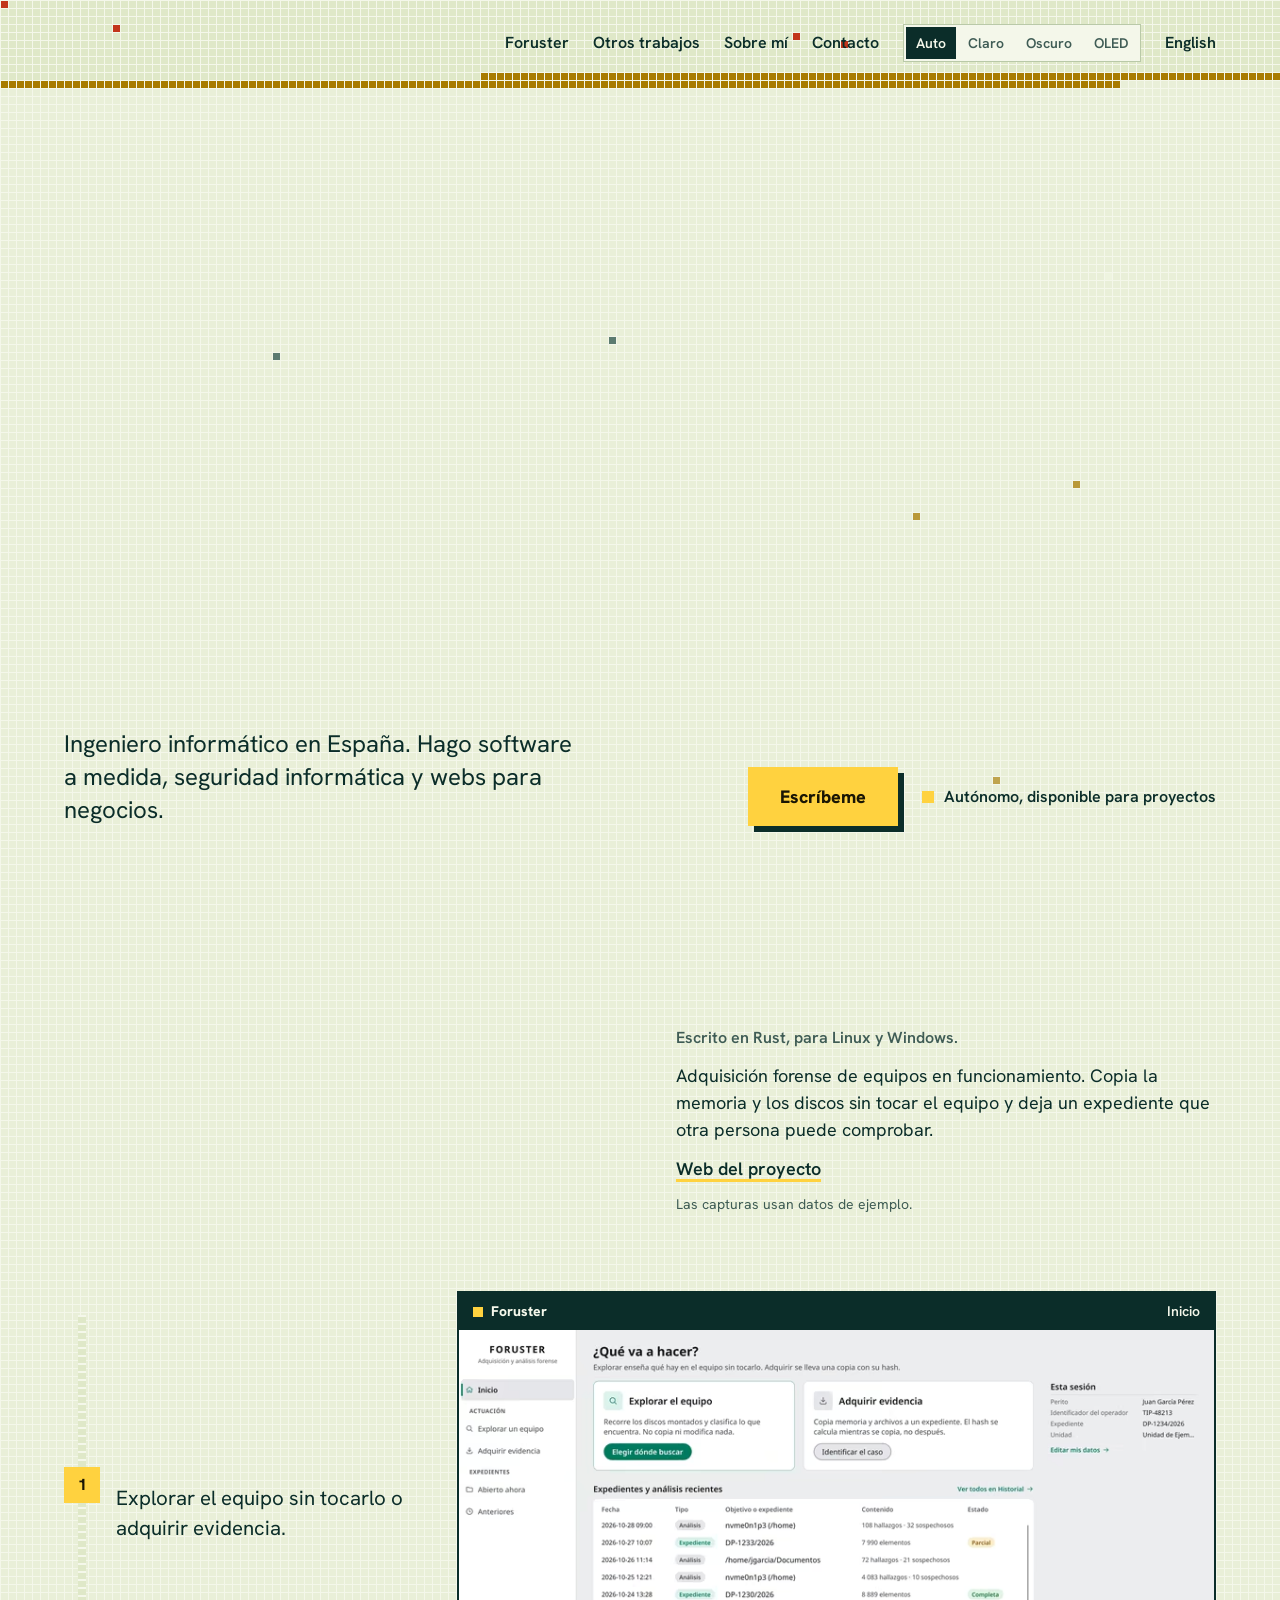
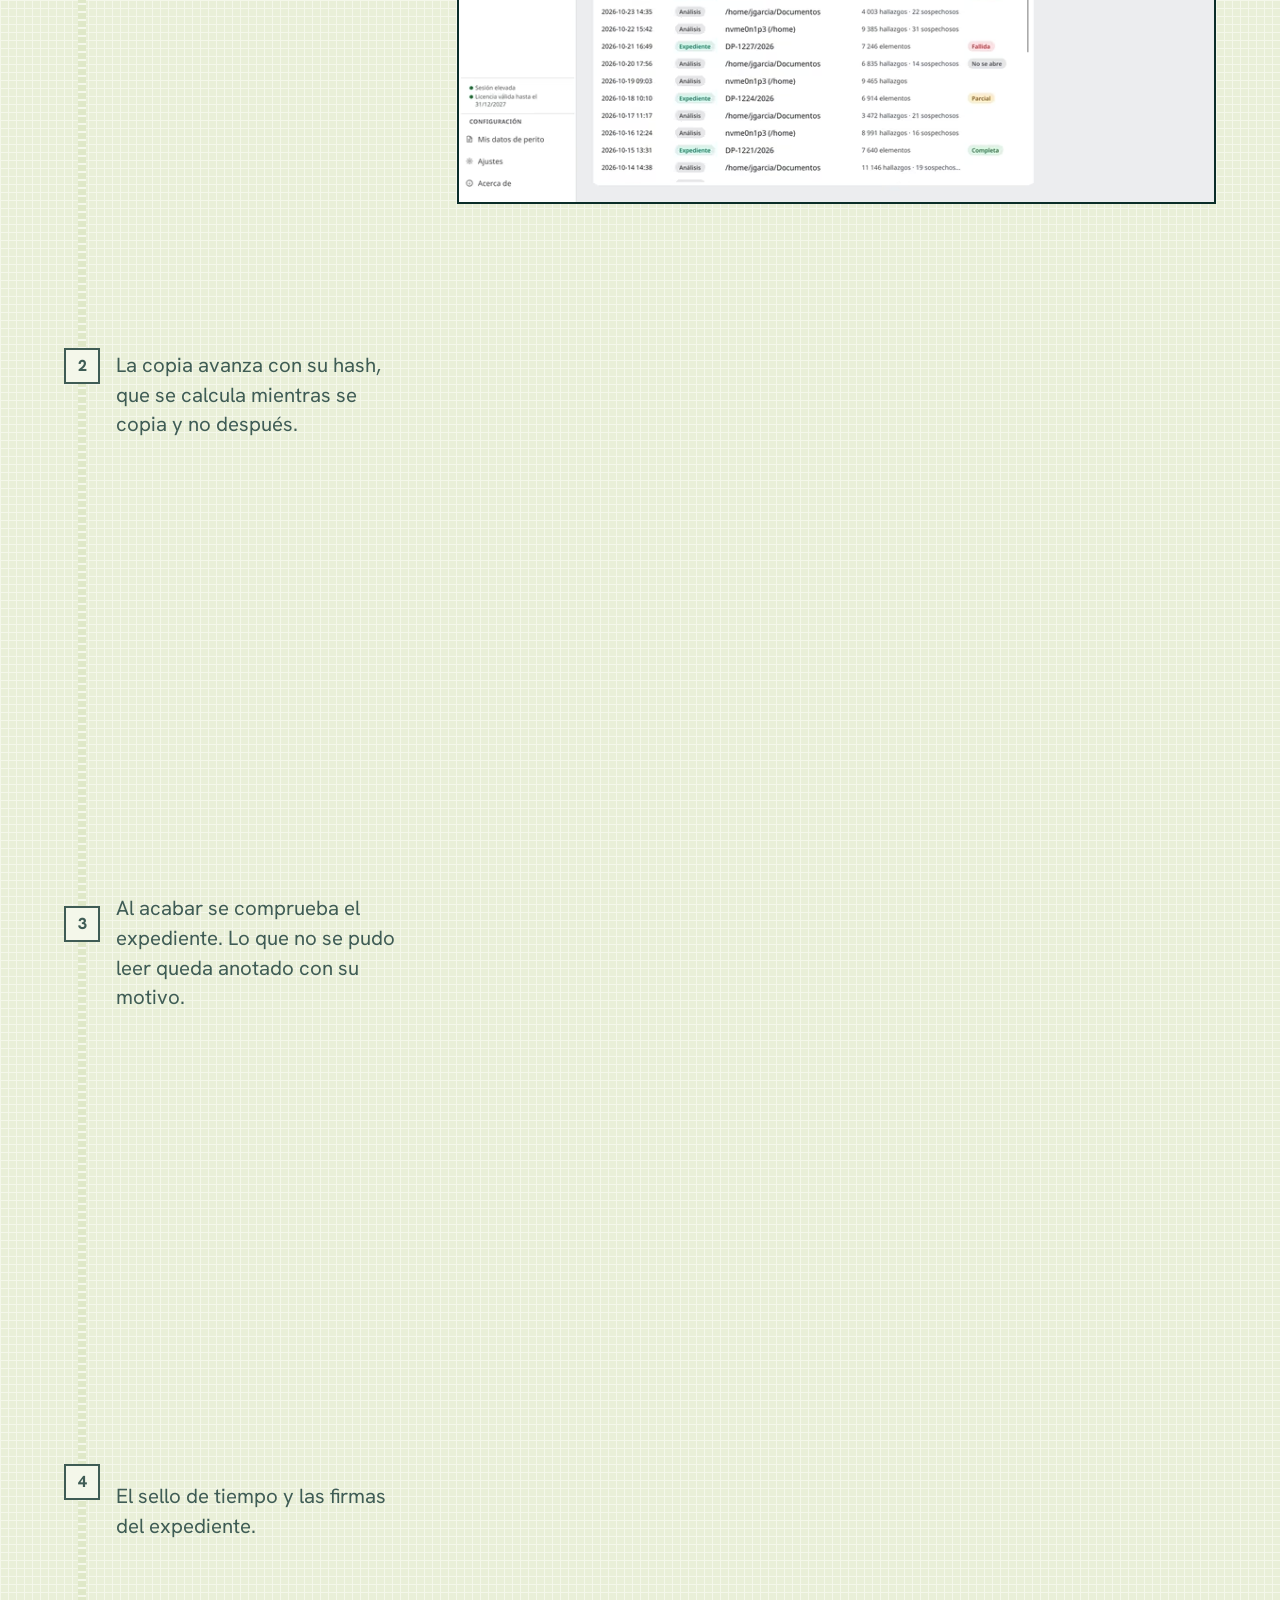
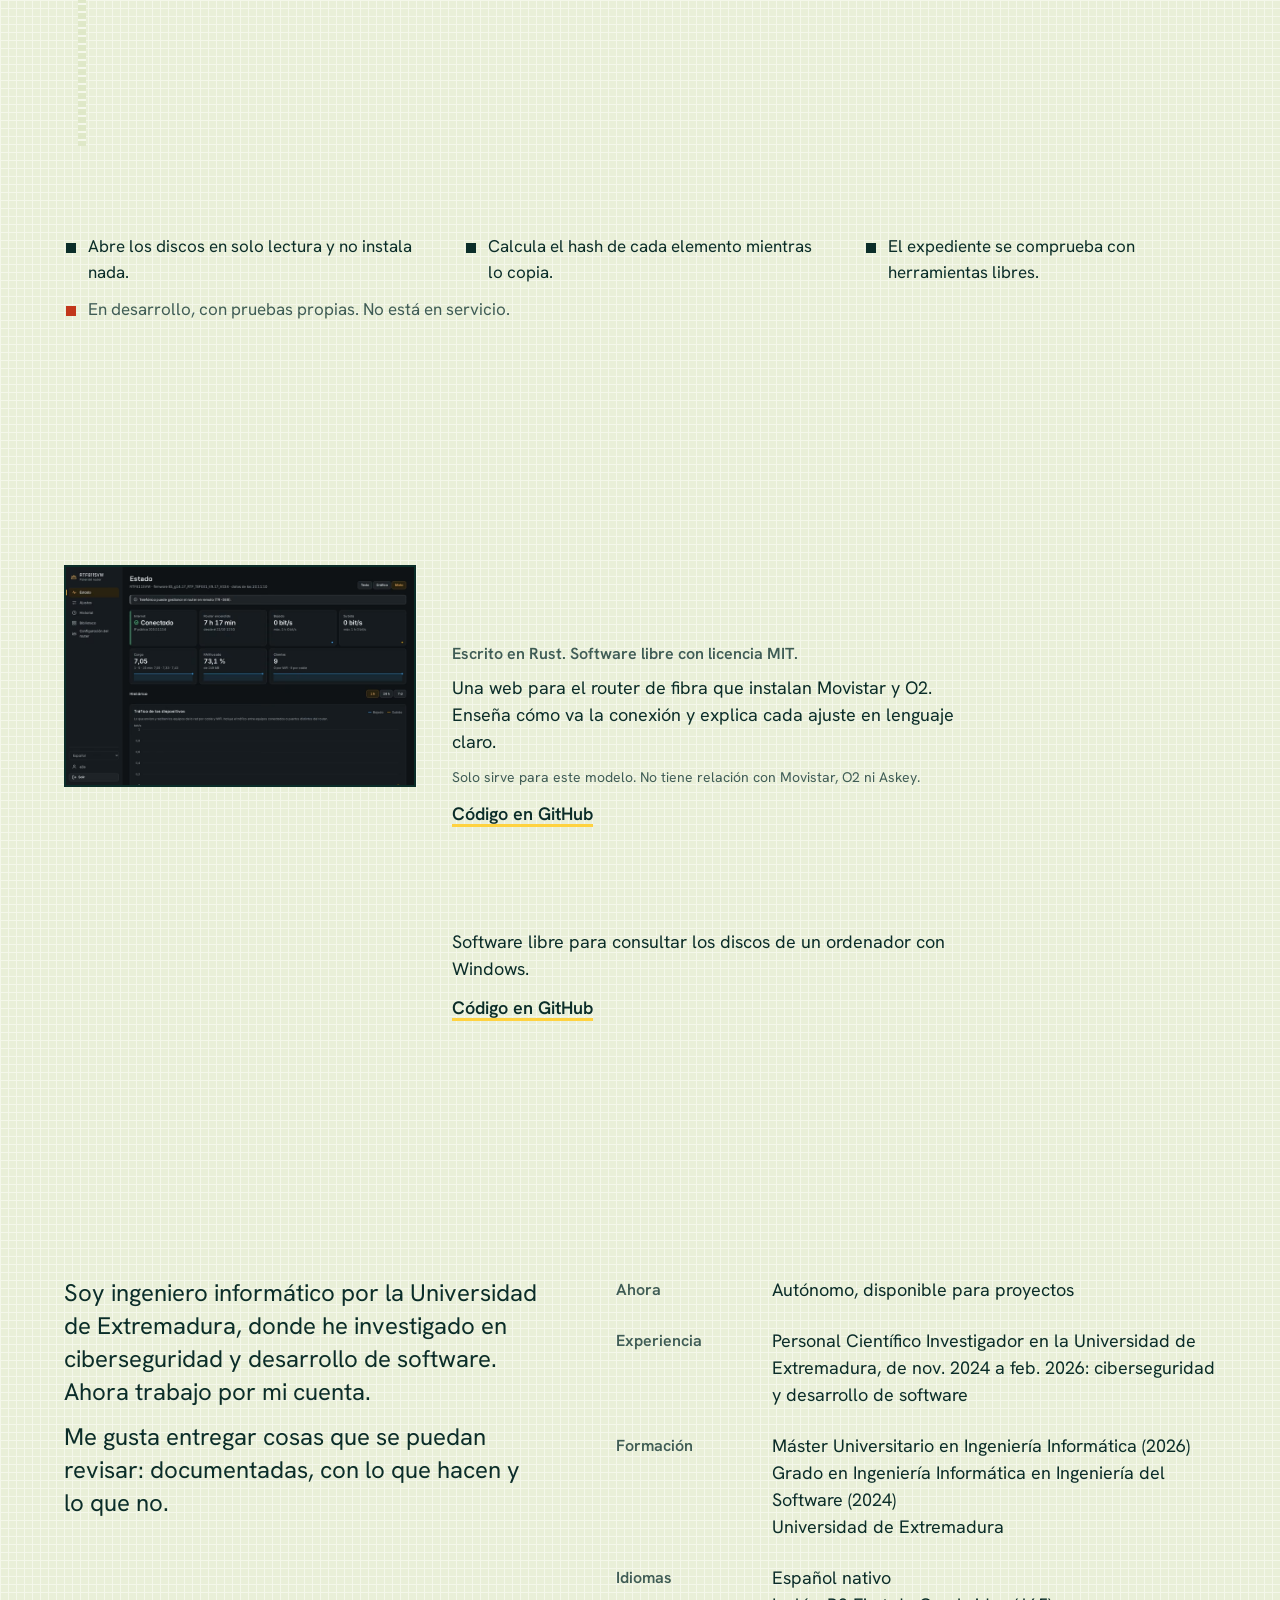
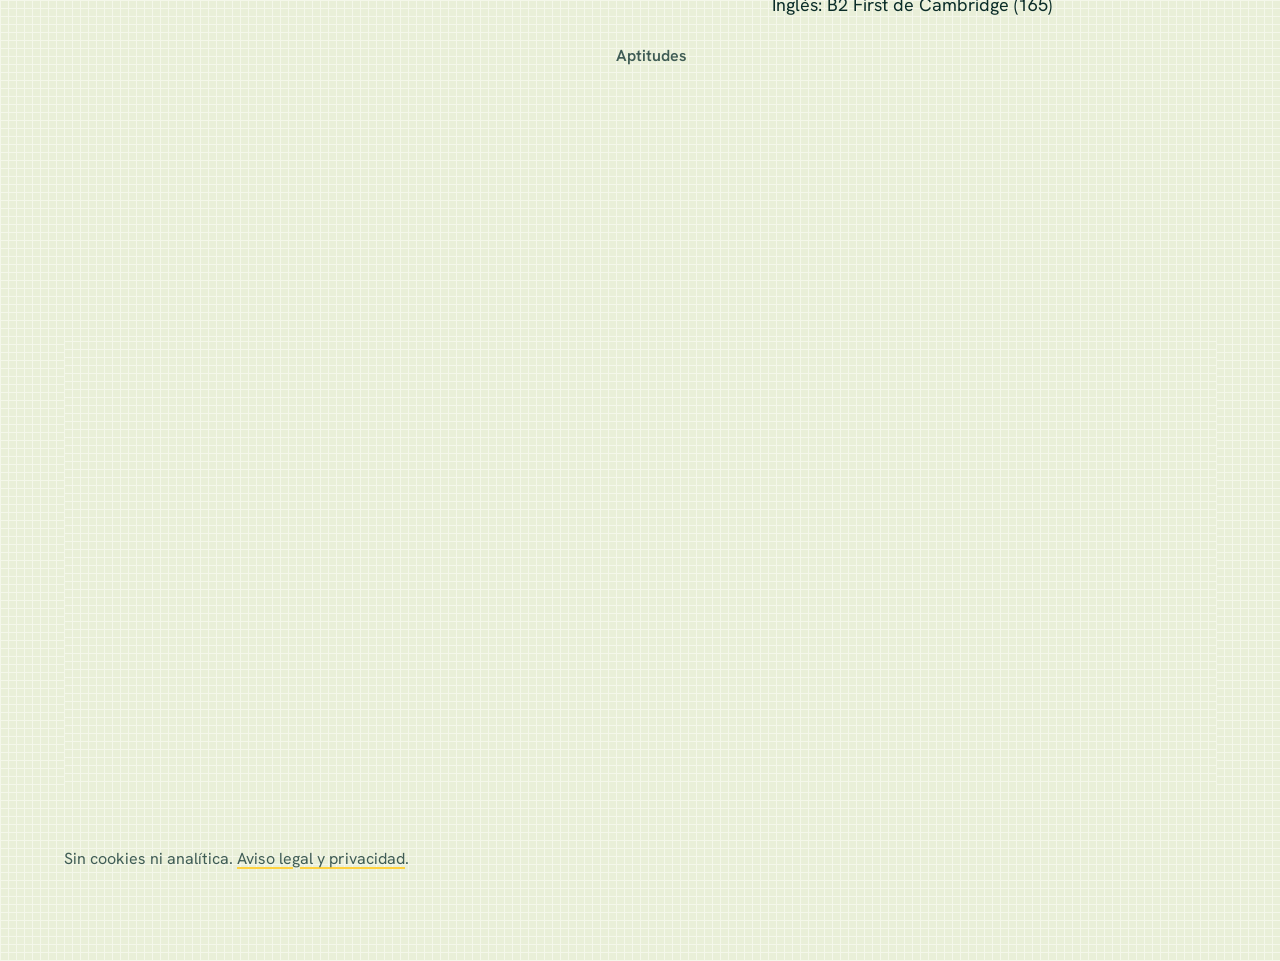
<file: index.html>
<!DOCTYPE html>
<html lang="es">
<head>
<meta charset="utf-8">
<meta http-equiv="Content-Security-Policy" content="default-src 'none'; script-src 'self'; style-src 'self'; img-src 'self'; font-src 'self'; base-uri 'none'; form-action 'none'">
<meta name="referrer" content="no-referrer">
<meta name="viewport" content="width=device-width, initial-scale=1">
<script src="/tema.js?h=c7b3dafd8386d77a4b92"></script>
<script src="/vivo.js?h=caf0a452a438f460396f" defer></script>
<title>Marcos Jesús Sequera Fernández, ingeniero informático</title>
<meta name="description" content="Ingeniero informático autónomo en España: software a medida, seguridad informática y webs para negocios. Disponible para proyectos.">
<meta name="color-scheme" content="light dark">
<meta name="theme-color" content="#f4f7ea" media="(prefers-color-scheme: light)">
<meta name="theme-color" content="#0b2f2b" media="(prefers-color-scheme: dark)">
<link rel="canonical" href="https://mjsequera.com/">
<link rel="alternate" hreflang="en" href="https://mjsequera.com/en/">
<link rel="alternate" hreflang="es" href="https://mjsequera.com/">
<link rel="alternate" hreflang="x-default" href="https://mjsequera.com/">
<meta property="og:type" content="website">
<meta property="og:site_name" content="Marcos Jesús Sequera Fernández">
<meta property="og:title" content="Marcos Jesús Sequera Fernández, ingeniero informático">
<meta property="og:description" content="Ingeniero informático autónomo en España: software a medida, seguridad informática y webs para negocios. Disponible para proyectos.">
<meta property="og:url" content="https://mjsequera.com/">
<meta property="og:locale" content="es_ES">
<meta property="og:image" content="https://mjsequera.com/og.png">
<meta property="og:image:width" content="1200">
<meta property="og:image:height" content="630">
<meta property="og:image:alt" content="Marcos Jesús Sequera Fernández, ingeniero informático: seguridad informática, software a medida y webs para negocios.">
<meta name="twitter:card" content="summary_large_image">
<meta name="twitter:title" content="Marcos Jesús Sequera Fernández, ingeniero informático">
<meta name="twitter:description" content="Ingeniero informático autónomo en España: software a medida, seguridad informática y webs para negocios. Disponible para proyectos.">
<meta name="twitter:image" content="https://mjsequera.com/og.png">
<meta name="twitter:image:alt" content="Marcos Jesús Sequera Fernández, ingeniero informático: seguridad informática, software a medida y webs para negocios.">
<link rel="preload" href="/fonts/hankengrotesk-latin.e9201eddf1.woff2" as="font" type="font/woff2" crossorigin>
<link rel="stylesheet" href="/style.css?h=68d2a3bb7885b6bc3dc3">
<link rel="icon" href="/favicon.svg" type="image/svg+xml">
<script type="application/ld+json">
{
  "@context": "https://schema.org",
  "@type": "Person",
  "name": "Marcos Jesús Sequera Fernández",
  "url": "https://mjsequera.com",
  "jobTitle": "Ingeniero informático",
  "email": "mailto:contacto@mjsequera.com",
  "sameAs": ["https://github.com/m4rz3r0", "https://es.linkedin.com/in/msequerapj"]
}
</script>
</head>
<body>
<a class="saltar" href="#contenido">Saltar al contenido</a>
<header class="cabecera">
  <nav class="nav" aria-label="Secciones">
    <ul>
      <li><a href="/#foruster">Foruster</a></li>
      <li><a href="/#otros">Otros trabajos</a></li>
      <li><a href="/#sobre-mi">Sobre mí</a></li>
      <li><a href="/#contacto">Contacto</a></li>
    </ul>
  </nav><div class="tema" role="group" aria-label="Tema" hidden>
  <button type="button" value="auto">Auto</button>
  <button type="button" value="claro">Claro</button>
  <button type="button" value="oscuro">Oscuro</button>
  <button type="button" value="oled">OLED</button>
</div>

  <a class="idioma" href="/en/" hreflang="en" lang="en" aria-label="Read this page in English">English</a>
</header>
<main id="contenido" tabindex="-1">

<div class="portada" id="inicio">
<h1 id="nombre" class="nombre"><span>Marcos Jesús</span> <span>Sequera Fernández</span></h1>
<div class="portada-pie">
<p class="entrada">Ingeniero informático en España. Hago software a medida, seguridad informática y webs para negocios.</p>
<p class="acciones"><a class="boton" href="mailto:contacto@mjsequera.com">Escríbeme</a> <span class="estado">Autónomo, disponible para proyectos</span></p>
</div>
</div>
<section id="foruster" class="proyecto" aria-labelledby="p-foruster" data-recorrido data-zona="Foruster">
<header class="proyecto-cabeza">
<h2 id="p-foruster">Foruster</h2>
<div class="proyecto-resumen">
<p class="meta">Escrito en Rust, para Linux y Windows.</p>
<p>Adquisición forense de equipos en funcionamiento. Copia la memoria y los discos sin tocar el equipo y deja un expediente que otra persona puede comprobar.</p>
<p class="enlaces"><a href="https://m4rz3r0.github.io/foruster/">Web del proyecto</a></p>
<p class="nota">Las capturas usan datos de ejemplo.</p>
</div>
</header>
<div class="recorrido">
<ol class="pasos">
<li class="paso" data-pantalla="m-foruster-inicio"><h3>Inicio</h3><p>Explorar el equipo sin tocarlo o adquirir evidencia.</p></li>
<li class="paso" data-pantalla="m-foruster-copia"><h3>Copia</h3><p>La copia avanza con su hash, que se calcula mientras se copia y no después.</p></li>
<li class="paso" data-pantalla="m-foruster-comprobacion"><h3>Comprobación</h3><p>Al acabar se comprueba el expediente. Lo que no se pudo leer queda anotado con su motivo.</p></li>
<li class="paso" data-pantalla="m-foruster-sello"><h3>Sello</h3><p>El sello de tiempo y las firmas del expediente.</p></li>
</ol>
<figure class="escena">
<div class="ventana">
<div class="ventana-barra" aria-hidden="true"><span class="ventana-app">Foruster</span> <span class="ventana-paso">Inicio</span></div>
<div class="pantallas">
<div class="pantalla" id="m-foruster-inicio" data-foco="30% 22%">
<picture class="solo-oscuro">
<source type="image/avif" srcset="/img/foruster-inicio-oscuro-800.avif 800w, /img/foruster-inicio-oscuro-1600.avif 1600w" sizes="(min-width: 56em) 48rem, 100vw">
<source type="image/webp" srcset="/img/foruster-inicio-oscuro-800.webp 800w, /img/foruster-inicio-oscuro-1600.webp 1600w" sizes="(min-width: 56em) 48rem, 100vw">
<img src="/img/foruster-inicio-oscuro-800.png" srcset="/img/foruster-inicio-oscuro-800.png 800w, /img/foruster-inicio-oscuro-1600.png 1600w" sizes="(min-width: 56em) 48rem, 100vw" width="1600" height="1000" alt="Pantalla de inicio de Foruster: explorar el equipo o adquirir evidencia, y la lista de expedientes y análisis recientes." loading="lazy" decoding="async">
</picture>
<picture class="solo-claro">
<source type="image/avif" srcset="/img/foruster-inicio-claro-800.avif 800w, /img/foruster-inicio-claro-1600.avif 1600w" sizes="(min-width: 56em) 48rem, 100vw">
<source type="image/webp" srcset="/img/foruster-inicio-claro-800.webp 800w, /img/foruster-inicio-claro-1600.webp 1600w" sizes="(min-width: 56em) 48rem, 100vw">
<img src="/img/foruster-inicio-claro-800.png" srcset="/img/foruster-inicio-claro-800.png 800w, /img/foruster-inicio-claro-1600.png 1600w" sizes="(min-width: 56em) 48rem, 100vw" width="1600" height="1000" alt="Pantalla de inicio de Foruster: explorar el equipo o adquirir evidencia, y la lista de expedientes y análisis recientes." loading="lazy" decoding="async">
</picture>
</div>
<div class="pantalla" id="m-foruster-copia" data-foco="42% 38%" hidden>
<picture class="solo-oscuro">
<source type="image/avif" srcset="/img/foruster-copia-oscuro-800.avif 800w, /img/foruster-copia-oscuro-1600.avif 1600w" sizes="(min-width: 56em) 48rem, 100vw">
<source type="image/webp" srcset="/img/foruster-copia-oscuro-800.webp 800w, /img/foruster-copia-oscuro-1600.webp 1600w" sizes="(min-width: 56em) 48rem, 100vw">
<img src="/img/foruster-copia-oscuro-800.png" srcset="/img/foruster-copia-oscuro-800.png 800w, /img/foruster-copia-oscuro-1600.png 1600w" sizes="(min-width: 56em) 48rem, 100vw" width="1600" height="1000" alt="Adquisición en curso: la barra de progreso al 41 %, el archivo que se copia, el tiempo, el ritmo y los errores." loading="lazy" decoding="async">
</picture>
<picture class="solo-claro">
<source type="image/avif" srcset="/img/foruster-copia-claro-800.avif 800w, /img/foruster-copia-claro-1600.avif 1600w" sizes="(min-width: 56em) 48rem, 100vw">
<source type="image/webp" srcset="/img/foruster-copia-claro-800.webp 800w, /img/foruster-copia-claro-1600.webp 1600w" sizes="(min-width: 56em) 48rem, 100vw">
<img src="/img/foruster-copia-claro-800.png" srcset="/img/foruster-copia-claro-800.png 800w, /img/foruster-copia-claro-1600.png 1600w" sizes="(min-width: 56em) 48rem, 100vw" width="1600" height="1000" alt="Adquisición en curso: la barra de progreso al 41 %, el archivo que se copia, el tiempo, el ritmo y los errores." loading="lazy" decoding="async">
</picture>
</div>
<div class="pantalla" id="m-foruster-comprobacion" data-foco="72% 30%" hidden>
<picture class="solo-oscuro">
<source type="image/avif" srcset="/img/foruster-comprobacion-oscuro-800.avif 800w, /img/foruster-comprobacion-oscuro-1600.avif 1600w" sizes="(min-width: 56em) 48rem, 100vw">
<source type="image/webp" srcset="/img/foruster-comprobacion-oscuro-800.webp 800w, /img/foruster-comprobacion-oscuro-1600.webp 1600w" sizes="(min-width: 56em) 48rem, 100vw">
<img src="/img/foruster-comprobacion-oscuro-800.png" srcset="/img/foruster-comprobacion-oscuro-800.png 800w, /img/foruster-comprobacion-oscuro-1600.png 1600w" sizes="(min-width: 56em) 48rem, 100vw" width="1600" height="1000" alt="Pestaña «Comprobar» de un expediente: la integridad comprobada y la completitud parcial, con los dos elementos que no se pudieron leer." loading="lazy" decoding="async">
</picture>
<picture class="solo-claro">
<source type="image/avif" srcset="/img/foruster-comprobacion-claro-800.avif 800w, /img/foruster-comprobacion-claro-1600.avif 1600w" sizes="(min-width: 56em) 48rem, 100vw">
<source type="image/webp" srcset="/img/foruster-comprobacion-claro-800.webp 800w, /img/foruster-comprobacion-claro-1600.webp 1600w" sizes="(min-width: 56em) 48rem, 100vw">
<img src="/img/foruster-comprobacion-claro-800.png" srcset="/img/foruster-comprobacion-claro-800.png 800w, /img/foruster-comprobacion-claro-1600.png 1600w" sizes="(min-width: 56em) 48rem, 100vw" width="1600" height="1000" alt="Pestaña «Comprobar» de un expediente: la integridad comprobada y la completitud parcial, con los dos elementos que no se pudieron leer." loading="lazy" decoding="async">
</picture>
</div>
<div class="pantalla" id="m-foruster-sello" data-foco="40% 38%" hidden>
<picture class="solo-oscuro">
<source type="image/avif" srcset="/img/foruster-sello-oscuro-800.avif 800w, /img/foruster-sello-oscuro-1600.avif 1600w" sizes="(min-width: 56em) 48rem, 100vw">
<source type="image/webp" srcset="/img/foruster-sello-oscuro-800.webp 800w, /img/foruster-sello-oscuro-1600.webp 1600w" sizes="(min-width: 56em) 48rem, 100vw">
<img src="/img/foruster-sello-oscuro-800.png" srcset="/img/foruster-sello-oscuro-800.png 800w, /img/foruster-sello-oscuro-1600.png 1600w" sizes="(min-width: 56em) 48rem, 100vw" width="1600" height="1000" alt="Pestaña «Sello y firmas» de un expediente: el sello de tiempo con la huella coincidente, una firma externa adjunta y la firma de la lista de archivos." loading="lazy" decoding="async">
</picture>
<picture class="solo-claro">
<source type="image/avif" srcset="/img/foruster-sello-claro-800.avif 800w, /img/foruster-sello-claro-1600.avif 1600w" sizes="(min-width: 56em) 48rem, 100vw">
<source type="image/webp" srcset="/img/foruster-sello-claro-800.webp 800w, /img/foruster-sello-claro-1600.webp 1600w" sizes="(min-width: 56em) 48rem, 100vw">
<img src="/img/foruster-sello-claro-800.png" srcset="/img/foruster-sello-claro-800.png 800w, /img/foruster-sello-claro-1600.png 1600w" sizes="(min-width: 56em) 48rem, 100vw" width="1600" height="1000" alt="Pestaña «Sello y firmas» de un expediente: el sello de tiempo con la huella coincidente, una firma externa adjunta y la firma de la lista de archivos." loading="lazy" decoding="async">
</picture>
</div>
</div>
</div>
</figure>
</div>
<ul class="datos">
<li>Abre los discos en solo lectura y no instala nada.</li>
<li>Calcula el hash de cada elemento mientras lo copia.</li>
<li>El expediente se comprueba con herramientas libres.</li>
<li class="limite">En desarrollo, con pruebas propias. No está en servicio.</li>
</ul>
</section>
<section id="otros" class="otros" aria-labelledby="t-otros" data-zona="Otros trabajos">
<h2 id="t-otros">Otros trabajos</h2>
<article class="otro" aria-labelledby="p-router">
<figure class="otro-captura">
<picture>
<source type="image/avif" srcset="/img/panel-escritorio-800.avif 800w, /img/panel-escritorio-1440.avif 1440w" sizes="(min-width: 56em) 20rem, 100vw">
<source type="image/webp" srcset="/img/panel-escritorio-800.webp 800w, /img/panel-escritorio-1440.webp 1440w" sizes="(min-width: 56em) 20rem, 100vw">
<img src="/img/panel-escritorio-800.png" srcset="/img/panel-escritorio-800.png 800w, /img/panel-escritorio-1440.png 1440w" sizes="(min-width: 56em) 20rem, 100vw" width="1440" height="900" alt="Página de estado del panel: conexión, tiempo encendido, tráfico, carga, memoria y equipos conectados." loading="lazy" decoding="async">
</picture>
</figure>
<div class="otro-texto">
<h3 id="p-router">Panel para el router Askey RTF8115VW</h3>
<p class="meta">Escrito en Rust. Software libre con licencia MIT.</p>
<p>Una web para el router de fibra que instalan Movistar y O2. Enseña cómo va la conexión y explica cada ajuste en lenguaje claro.</p>
<p class="nota">Solo sirve para este modelo. No tiene relación con Movistar, O2 ni Askey.</p>
<p class="enlaces"><a href="https://github.com/m4rz3r0/movistar-RTF8115VW-panel">Código en GitHub</a></p>
</div>
</article>
<article class="otro" aria-labelledby="p-wdi">
<div class="otro-texto">
<h3 id="p-wdi">win-disk-info</h3>
<p>Software libre para consultar los discos de un ordenador con Windows.</p>
<p class="enlaces"><a href="https://github.com/m4rz3r0/win-disk-info">Código en GitHub</a></p>
</div>
</article>
</section>
<section id="sobre-mi" aria-labelledby="t-sobre" data-zona="Sobre mí">
<h2 id="t-sobre">Sobre mí</h2>
<div class="sobre">
<div class="sobre-texto">
<p>Soy ingeniero informático por la Universidad de Extremadura, donde he investigado en ciberseguridad y desarrollo de software. Ahora trabajo por mi cuenta.</p>
<p>Me gusta entregar cosas que se puedan revisar: documentadas, con lo que hacen y lo que no.</p>
</div>
<dl class="hechos">
<dt>Ahora</dt>
<dd>Autónomo, disponible para proyectos</dd>
<dt>Experiencia</dt>
<dd>Personal Científico Investigador en la Universidad de Extremadura, de nov. 2024 a feb. 2026: ciberseguridad y desarrollo de software</dd>
<dt>Formación</dt>
<dd>Máster Universitario en Ingeniería Informática (2026)<br>Grado en Ingeniería Informática en Ingeniería del Software (2024)<br>Universidad de Extremadura</dd>
<dt>Idiomas</dt>
<dd>Español nativo<br>Inglés: B2 First de Cambridge (165)</dd>
<dt>Aptitudes</dt>
<dd><ul class="aptitudes"><li>Rust</li><li>Python</li><li>C++</li><li>Ciberseguridad y análisis forense</li><li>Desarrollo web</li><li>Servidores propios</li><li>IA aplicada</li><li>Desarrollo asistido por IA</li></ul></dd>
</dl>
</div>
</section>
<section id="contacto" class="contacto" aria-labelledby="t-contacto" data-zona="Contacto">
<h2 id="t-contacto">Contacto</h2>
<p>¿Tienes un proyecto? Cuéntame qué necesitas. Respondo en español o en inglés.</p>
<p class="correo"><a href="mailto:contacto@mjsequera.com">contacto@mjsequera.com</a></p>
<p class="enlaces"><a href="https://github.com/m4rz3r0">GitHub</a> <a href="https://es.linkedin.com/in/msequerapj">LinkedIn</a></p>
</section>
<div class="marcador" aria-hidden="true" hidden>
<span class="marcador-zona">Inicio</span>
<span class="marcador-barra"><span></span></span>
<span class="marcador-cifra"><span class="marcador-leido">Leído</span> <span class="marcador-valor">0</span> %</span>
</div>
<canvas class="disco" aria-hidden="true" hidden></canvas>

</main>
<footer class="pie"><div class="tema" role="group" aria-label="Tema" hidden>
  <button type="button" value="auto">Auto</button>
  <button type="button" value="claro">Claro</button>
  <button type="button" value="oscuro">Oscuro</button>
  <button type="button" value="oled">OLED</button>
</div>

  <p>Sin cookies ni analítica. <a href="/legal/">Aviso legal y privacidad</a>.</p>
</footer>
</body>
</html>
</file>
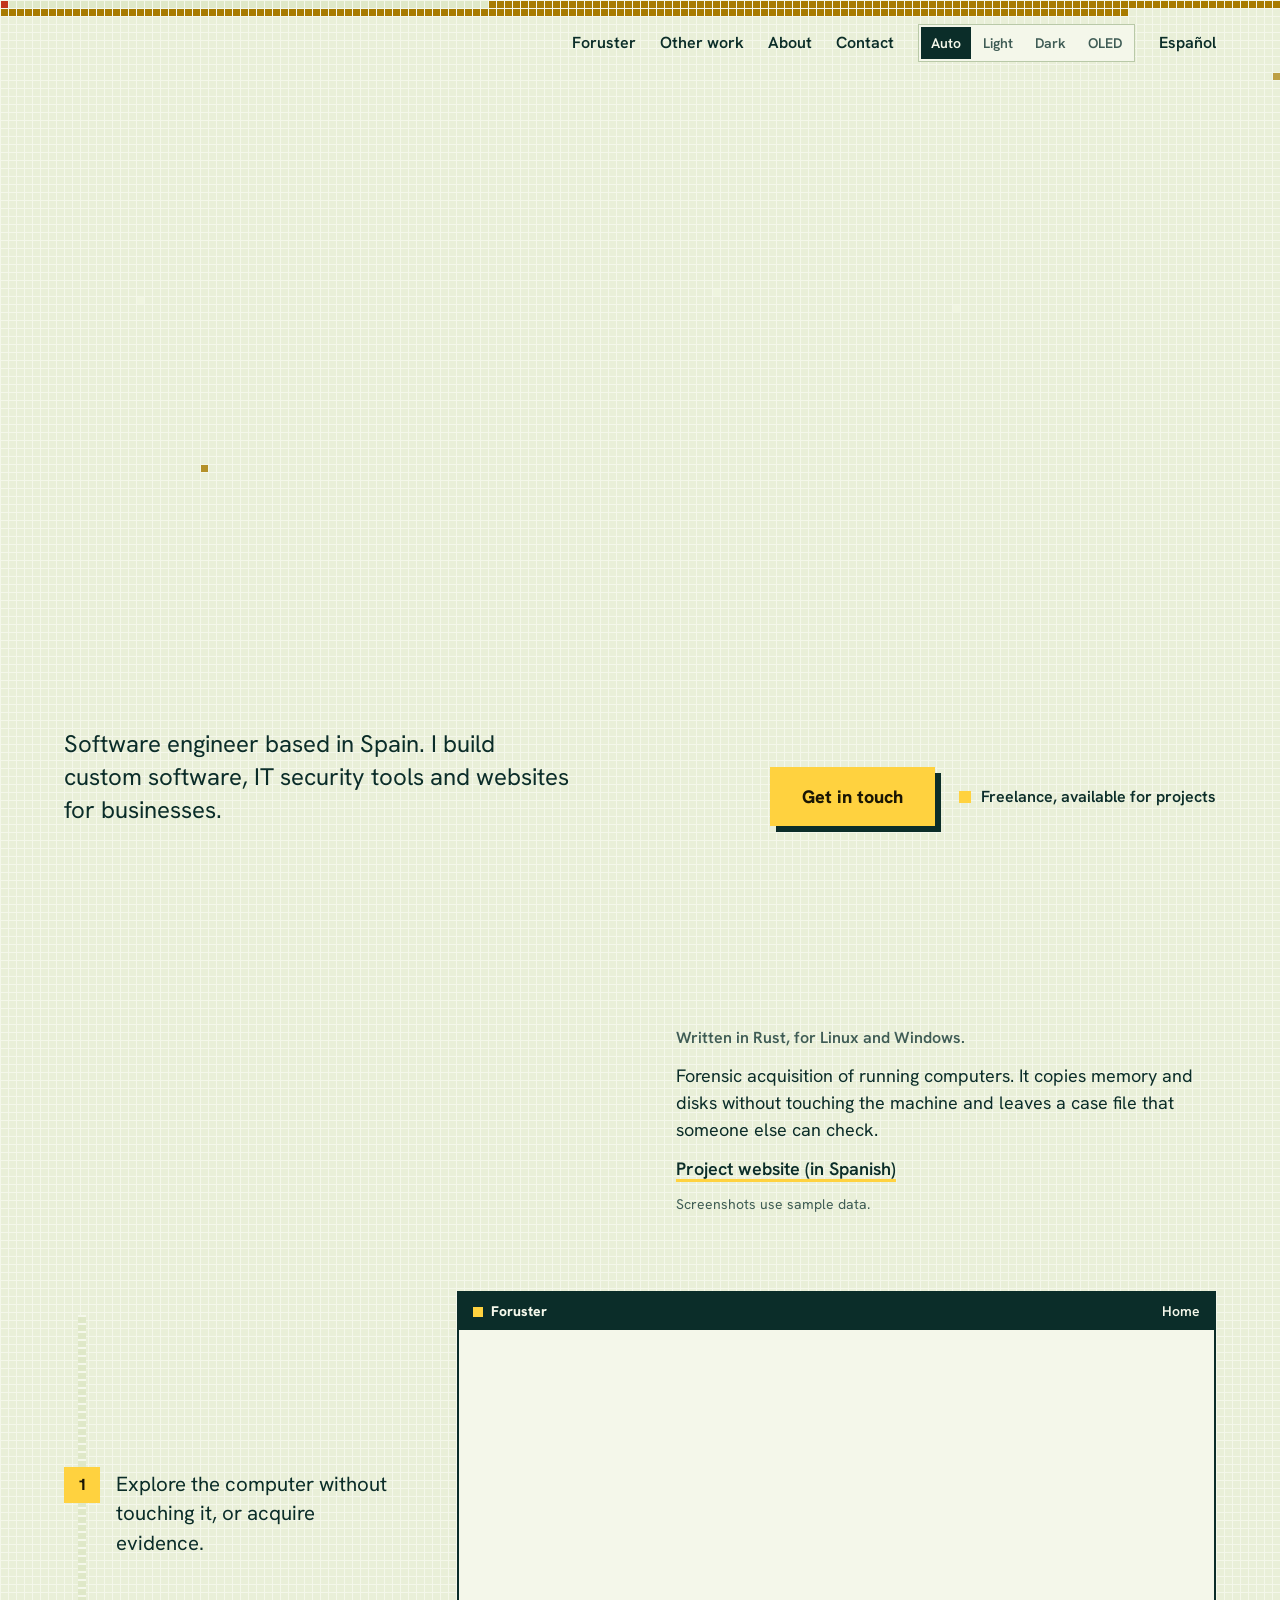
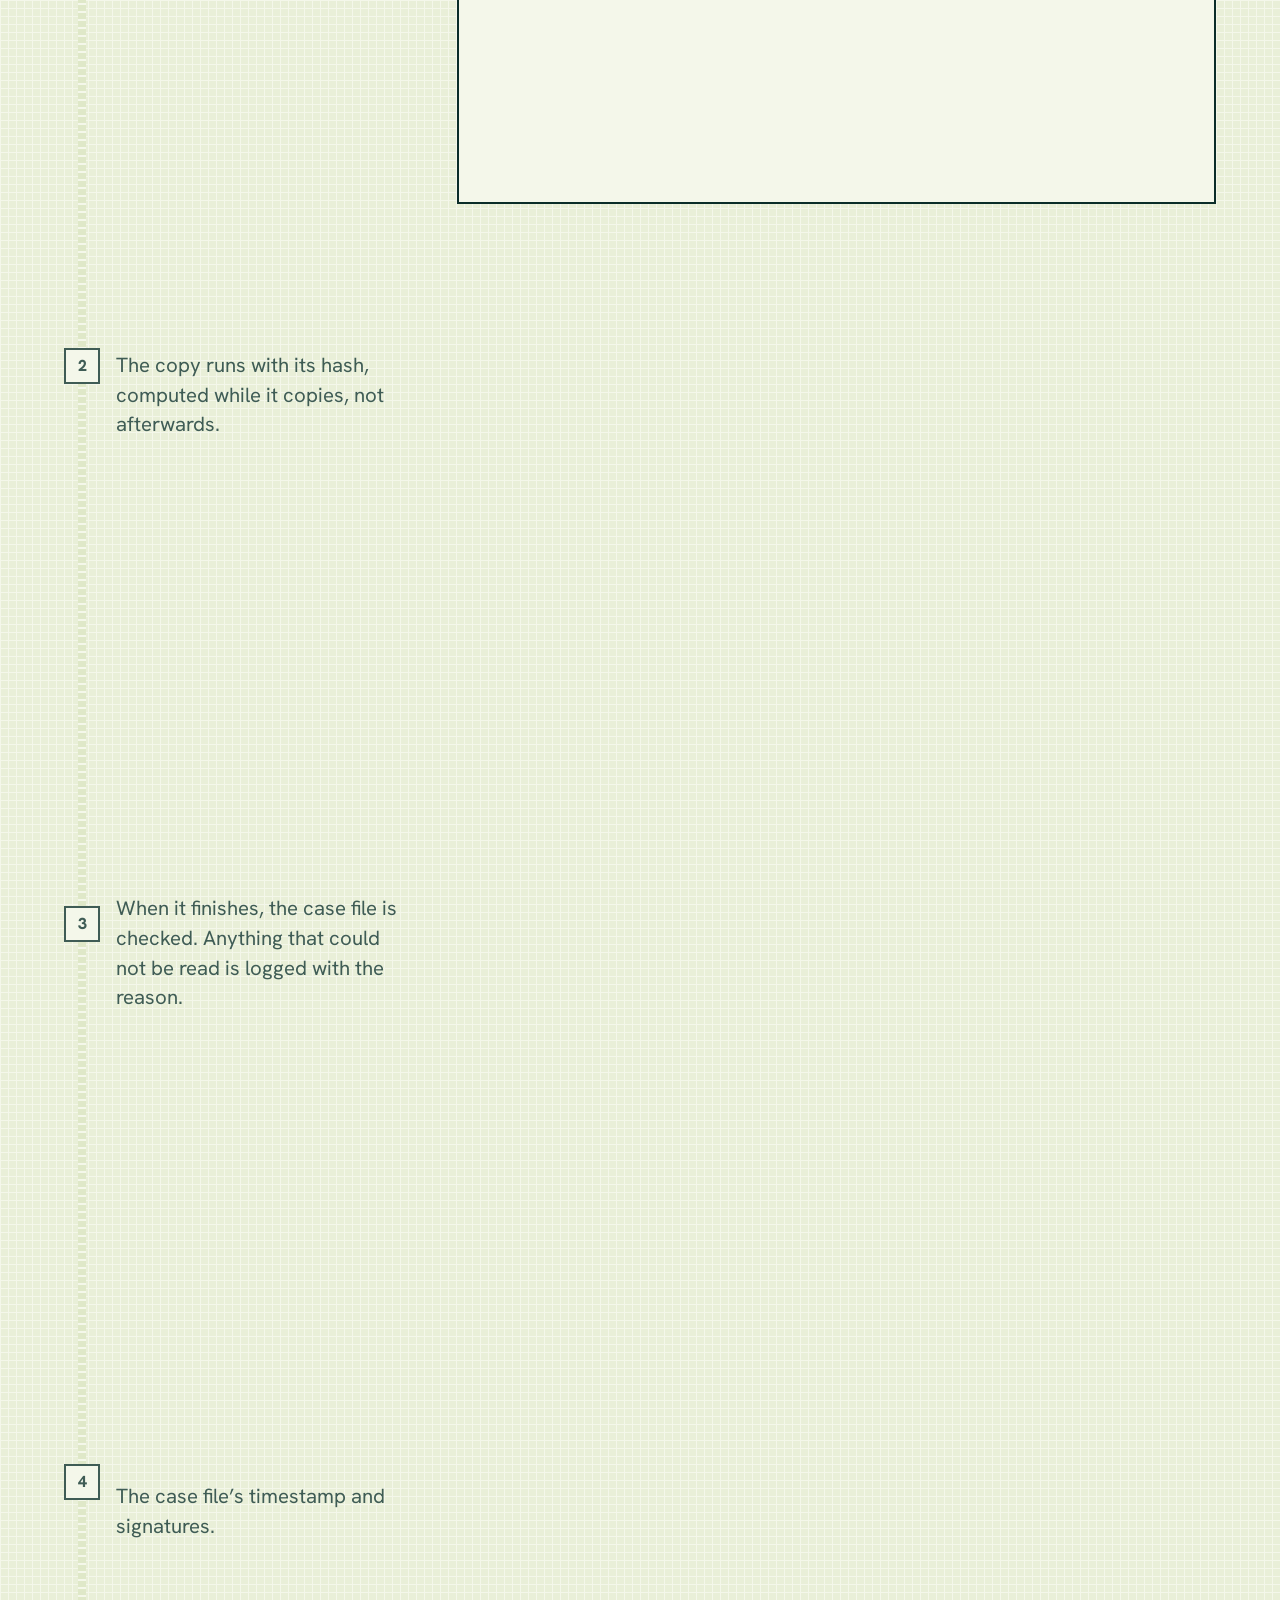
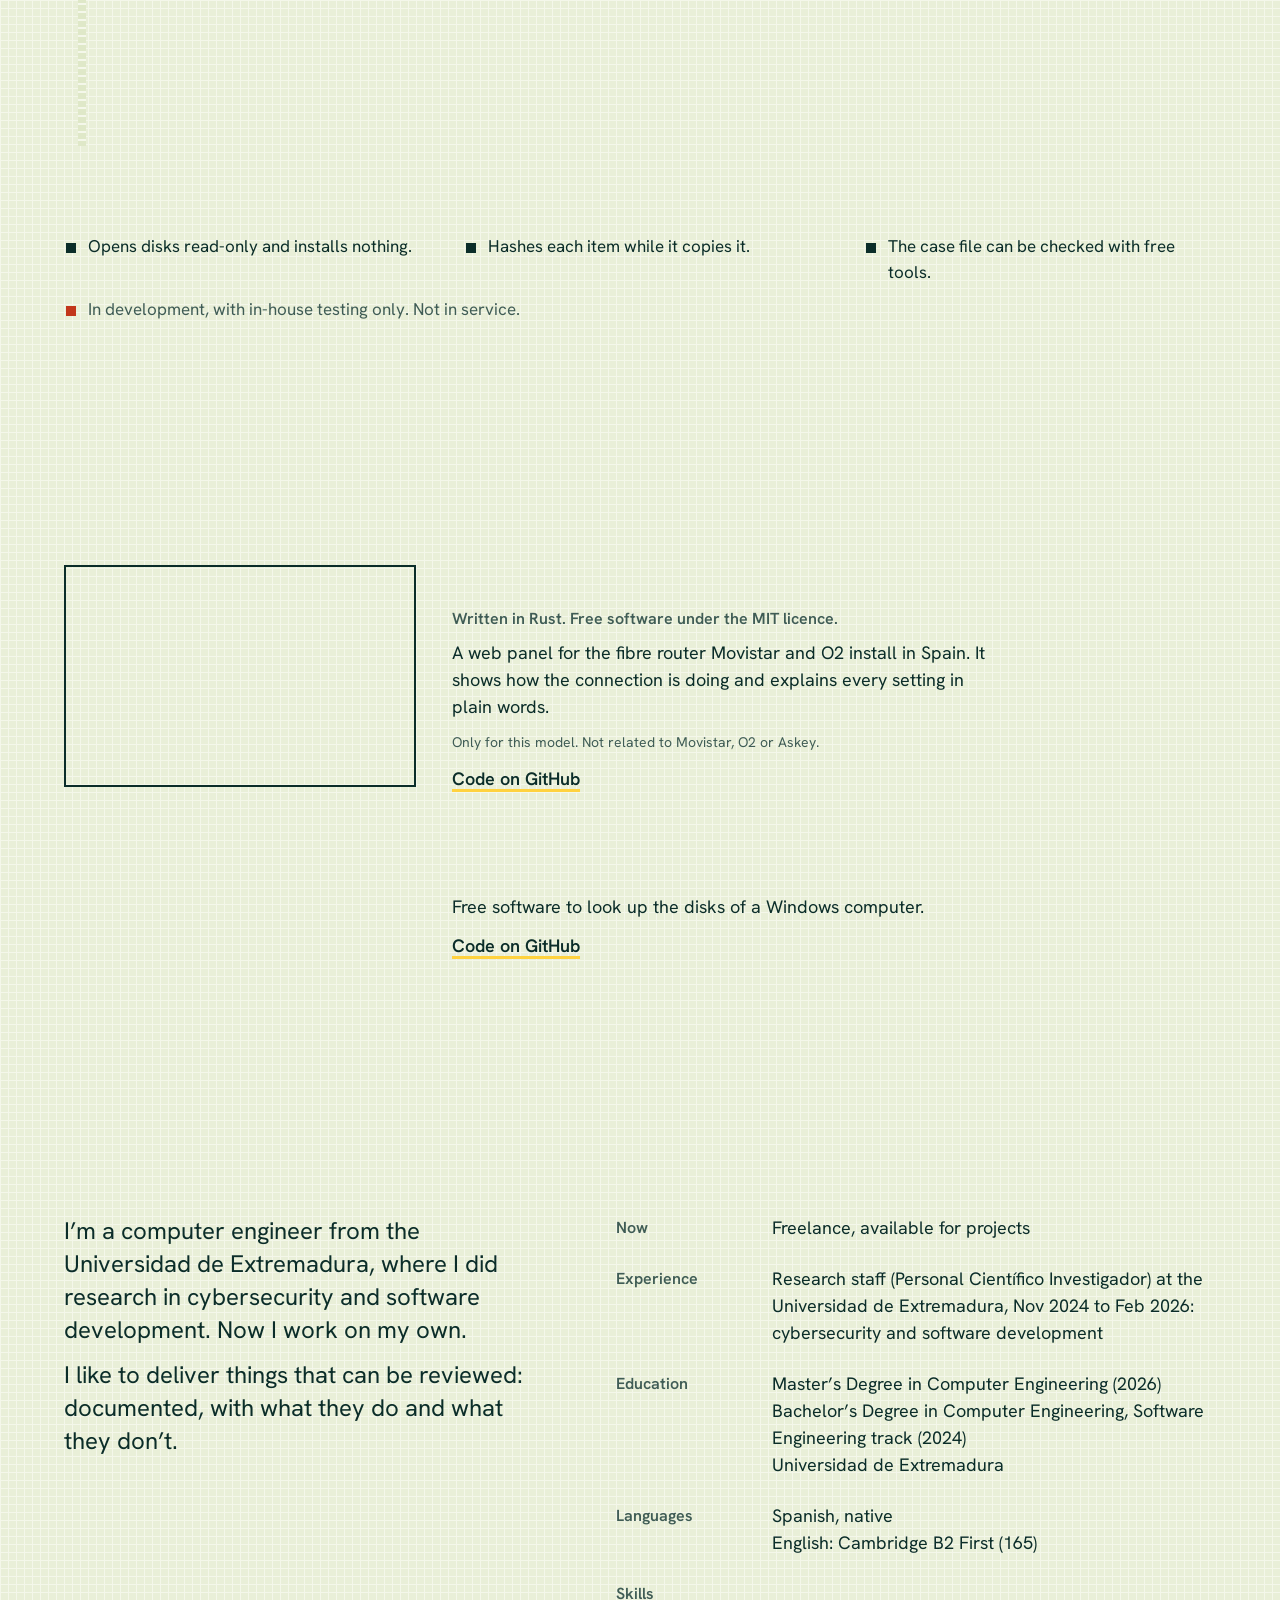
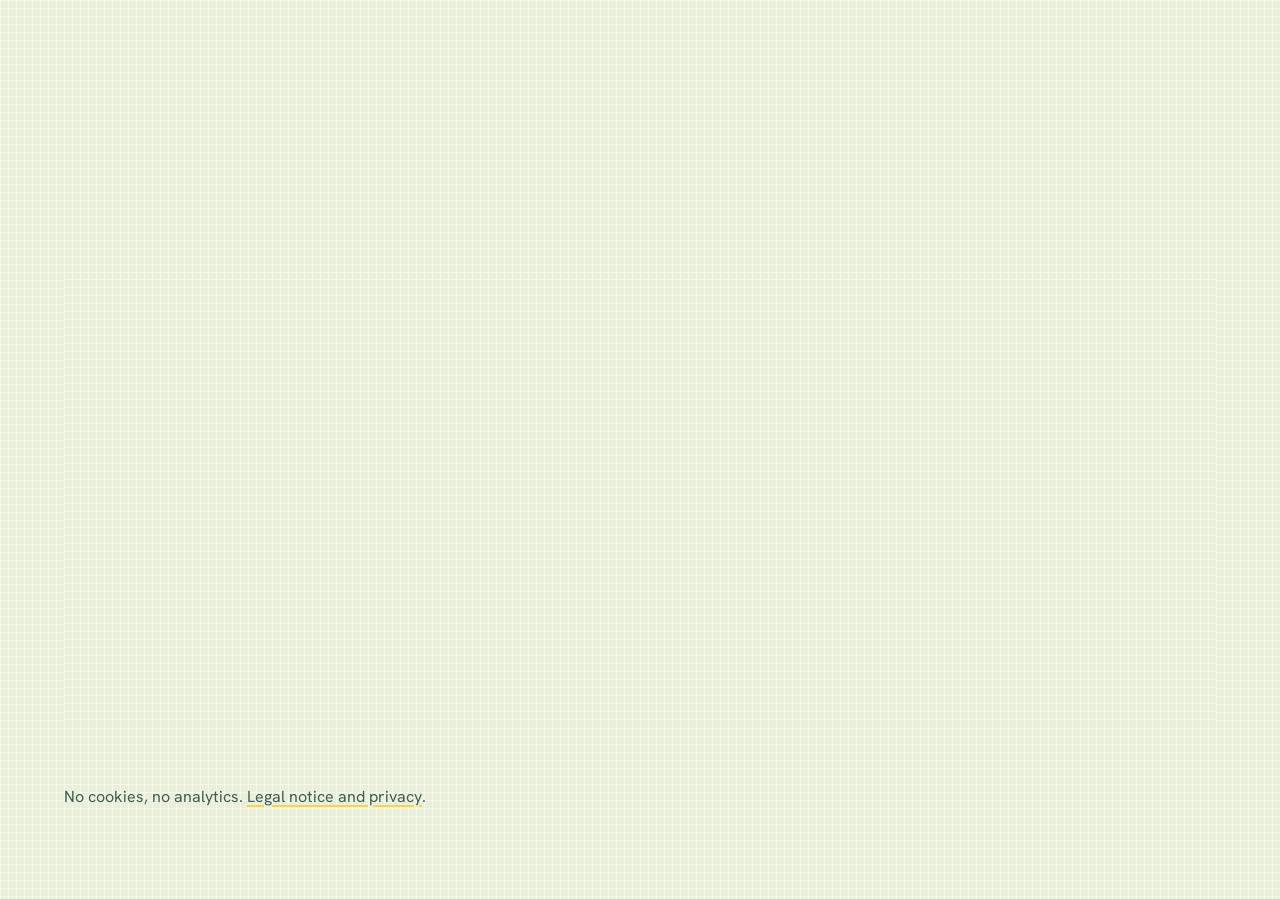
<file: en/index.html>
<!DOCTYPE html>
<html lang="en">
<head>
<meta charset="utf-8">
<meta http-equiv="Content-Security-Policy" content="default-src 'none'; script-src 'self'; style-src 'self'; img-src 'self'; font-src 'self'; base-uri 'none'; form-action 'none'">
<meta name="referrer" content="no-referrer">
<meta name="viewport" content="width=device-width, initial-scale=1">
<script src="/tema.js?h=c7b3dafd8386d77a4b92"></script>
<script src="/vivo.js?h=caf0a452a438f460396f" defer></script>
<title>Marcos Jesús Sequera Fernández, software engineer</title>
<meta name="description" content="Freelance software engineer in Spain: custom software, IT security and websites for businesses. Available for projects.">
<meta name="color-scheme" content="light dark">
<meta name="theme-color" content="#f4f7ea" media="(prefers-color-scheme: light)">
<meta name="theme-color" content="#0b2f2b" media="(prefers-color-scheme: dark)">
<link rel="canonical" href="https://mjsequera.com/en/">
<link rel="alternate" hreflang="en" href="https://mjsequera.com/en/">
<link rel="alternate" hreflang="es" href="https://mjsequera.com/">
<link rel="alternate" hreflang="x-default" href="https://mjsequera.com/">
<meta property="og:type" content="website">
<meta property="og:site_name" content="Marcos Jesús Sequera Fernández">
<meta property="og:title" content="Marcos Jesús Sequera Fernández, software engineer">
<meta property="og:description" content="Freelance software engineer in Spain: custom software, IT security and websites for businesses. Available for projects.">
<meta property="og:url" content="https://mjsequera.com/en/">
<meta property="og:locale" content="en_GB">
<meta property="og:image" content="https://mjsequera.com/og.png">
<meta property="og:image:width" content="1200">
<meta property="og:image:height" content="630">
<meta property="og:image:alt" content="Marcos Jesús Sequera Fernández, software engineer: IT security, custom software and websites for businesses.">
<meta name="twitter:card" content="summary_large_image">
<meta name="twitter:title" content="Marcos Jesús Sequera Fernández, software engineer">
<meta name="twitter:description" content="Freelance software engineer in Spain: custom software, IT security and websites for businesses. Available for projects.">
<meta name="twitter:image" content="https://mjsequera.com/og.png">
<meta name="twitter:image:alt" content="Marcos Jesús Sequera Fernández, software engineer: IT security, custom software and websites for businesses.">
<link rel="preload" href="/fonts/hankengrotesk-latin.e9201eddf1.woff2" as="font" type="font/woff2" crossorigin>
<link rel="stylesheet" href="/style.css?h=68d2a3bb7885b6bc3dc3">
<link rel="icon" href="/favicon.svg" type="image/svg+xml">
<script type="application/ld+json">
{
  "@context": "https://schema.org",
  "@type": "Person",
  "name": "Marcos Jesús Sequera Fernández",
  "url": "https://mjsequera.com",
  "jobTitle": "Software engineer",
  "email": "mailto:contacto@mjsequera.com",
  "sameAs": ["https://github.com/m4rz3r0", "https://es.linkedin.com/in/msequerapj"]
}
</script>
</head>
<body>
<a class="saltar" href="#contenido">Skip to content</a>
<header class="cabecera">
  <nav class="nav" aria-label="Sections">
    <ul>
      <li><a href="/en/#foruster">Foruster</a></li>
      <li><a href="/en/#otros">Other work</a></li>
      <li><a href="/en/#sobre-mi">About</a></li>
      <li><a href="/en/#contacto">Contact</a></li>
    </ul>
  </nav><div class="tema" role="group" aria-label="Theme" hidden>
  <button type="button" value="auto">Auto</button>
  <button type="button" value="claro">Light</button>
  <button type="button" value="oscuro">Dark</button>
  <button type="button" value="oled">OLED</button>
</div>

  <a class="idioma" href="/" hreflang="es" lang="es" aria-label="Leer esta página en español">Español</a>
</header>
<main id="contenido" tabindex="-1">

<div class="portada" id="inicio">
<h1 id="nombre" class="nombre"><span>Marcos Jesús</span> <span>Sequera Fernández</span></h1>
<div class="portada-pie">
<p class="entrada">Software engineer based in Spain. I build custom software, IT security tools and websites for businesses.</p>
<p class="acciones"><a class="boton" href="mailto:contacto@mjsequera.com">Get in touch</a> <span class="estado">Freelance, available for projects</span></p>
</div>
</div>
<section id="foruster" class="proyecto" aria-labelledby="p-foruster" data-recorrido data-zona="Foruster">
<header class="proyecto-cabeza">
<h2 id="p-foruster">Foruster</h2>
<div class="proyecto-resumen">
<p class="meta">Written in Rust, for Linux and Windows.</p>
<p>Forensic acquisition of running computers. It copies memory and disks without touching the machine and leaves a case file that someone else can check.</p>
<p class="enlaces"><a href="https://m4rz3r0.github.io/foruster/" hreflang="es">Project website (in Spanish)</a></p>
<p class="nota">Screenshots use sample data.</p>
</div>
</header>
<div class="recorrido">
<ol class="pasos">
<li class="paso" data-pantalla="m-foruster-inicio"><h3>Home</h3><p>Explore the computer without touching it, or acquire evidence.</p></li>
<li class="paso" data-pantalla="m-foruster-copia"><h3>Copy</h3><p>The copy runs with its hash, computed while it copies, not afterwards.</p></li>
<li class="paso" data-pantalla="m-foruster-comprobacion"><h3>Check</h3><p>When it finishes, the case file is checked. Anything that could not be read is logged with the reason.</p></li>
<li class="paso" data-pantalla="m-foruster-sello"><h3>Seal</h3><p>The case file’s timestamp and signatures.</p></li>
</ol>
<figure class="escena">
<div class="ventana">
<div class="ventana-barra" aria-hidden="true"><span class="ventana-app">Foruster</span> <span class="ventana-paso">Home</span></div>
<div class="pantallas">
<div class="pantalla" id="m-foruster-inicio" data-foco="30% 22%">
<picture class="solo-oscuro">
<source type="image/avif" srcset="/img/foruster-inicio-oscuro-800.avif 800w, /img/foruster-inicio-oscuro-1600.avif 1600w" sizes="(min-width: 56em) 48rem, 100vw">
<source type="image/webp" srcset="/img/foruster-inicio-oscuro-800.webp 800w, /img/foruster-inicio-oscuro-1600.webp 1600w" sizes="(min-width: 56em) 48rem, 100vw">
<img src="/img/foruster-inicio-oscuro-800.png" srcset="/img/foruster-inicio-oscuro-800.png 800w, /img/foruster-inicio-oscuro-1600.png 1600w" sizes="(min-width: 56em) 48rem, 100vw" width="1600" height="1000" alt="Foruster’s home screen: explore the computer or acquire evidence, and the list of recent cases and analyses." loading="lazy" decoding="async">
</picture>
<picture class="solo-claro">
<source type="image/avif" srcset="/img/foruster-inicio-claro-800.avif 800w, /img/foruster-inicio-claro-1600.avif 1600w" sizes="(min-width: 56em) 48rem, 100vw">
<source type="image/webp" srcset="/img/foruster-inicio-claro-800.webp 800w, /img/foruster-inicio-claro-1600.webp 1600w" sizes="(min-width: 56em) 48rem, 100vw">
<img src="/img/foruster-inicio-claro-800.png" srcset="/img/foruster-inicio-claro-800.png 800w, /img/foruster-inicio-claro-1600.png 1600w" sizes="(min-width: 56em) 48rem, 100vw" width="1600" height="1000" alt="Foruster’s home screen: explore the computer or acquire evidence, and the list of recent cases and analyses." loading="lazy" decoding="async">
</picture>
</div>
<div class="pantalla" id="m-foruster-copia" data-foco="42% 38%" hidden>
<picture class="solo-oscuro">
<source type="image/avif" srcset="/img/foruster-copia-oscuro-800.avif 800w, /img/foruster-copia-oscuro-1600.avif 1600w" sizes="(min-width: 56em) 48rem, 100vw">
<source type="image/webp" srcset="/img/foruster-copia-oscuro-800.webp 800w, /img/foruster-copia-oscuro-1600.webp 1600w" sizes="(min-width: 56em) 48rem, 100vw">
<img src="/img/foruster-copia-oscuro-800.png" srcset="/img/foruster-copia-oscuro-800.png 800w, /img/foruster-copia-oscuro-1600.png 1600w" sizes="(min-width: 56em) 48rem, 100vw" width="1600" height="1000" alt="Acquisition in progress: the progress bar at 41%, the file being copied, the time, the rate and the errors." loading="lazy" decoding="async">
</picture>
<picture class="solo-claro">
<source type="image/avif" srcset="/img/foruster-copia-claro-800.avif 800w, /img/foruster-copia-claro-1600.avif 1600w" sizes="(min-width: 56em) 48rem, 100vw">
<source type="image/webp" srcset="/img/foruster-copia-claro-800.webp 800w, /img/foruster-copia-claro-1600.webp 1600w" sizes="(min-width: 56em) 48rem, 100vw">
<img src="/img/foruster-copia-claro-800.png" srcset="/img/foruster-copia-claro-800.png 800w, /img/foruster-copia-claro-1600.png 1600w" sizes="(min-width: 56em) 48rem, 100vw" width="1600" height="1000" alt="Acquisition in progress: the progress bar at 41%, the file being copied, the time, the rate and the errors." loading="lazy" decoding="async">
</picture>
</div>
<div class="pantalla" id="m-foruster-comprobacion" data-foco="72% 30%" hidden>
<picture class="solo-oscuro">
<source type="image/avif" srcset="/img/foruster-comprobacion-oscuro-800.avif 800w, /img/foruster-comprobacion-oscuro-1600.avif 1600w" sizes="(min-width: 56em) 48rem, 100vw">
<source type="image/webp" srcset="/img/foruster-comprobacion-oscuro-800.webp 800w, /img/foruster-comprobacion-oscuro-1600.webp 1600w" sizes="(min-width: 56em) 48rem, 100vw">
<img src="/img/foruster-comprobacion-oscuro-800.png" srcset="/img/foruster-comprobacion-oscuro-800.png 800w, /img/foruster-comprobacion-oscuro-1600.png 1600w" sizes="(min-width: 56em) 48rem, 100vw" width="1600" height="1000" alt="The “Check” tab of a case file: integrity verified and completeness partial, with the two items that could not be read." loading="lazy" decoding="async">
</picture>
<picture class="solo-claro">
<source type="image/avif" srcset="/img/foruster-comprobacion-claro-800.avif 800w, /img/foruster-comprobacion-claro-1600.avif 1600w" sizes="(min-width: 56em) 48rem, 100vw">
<source type="image/webp" srcset="/img/foruster-comprobacion-claro-800.webp 800w, /img/foruster-comprobacion-claro-1600.webp 1600w" sizes="(min-width: 56em) 48rem, 100vw">
<img src="/img/foruster-comprobacion-claro-800.png" srcset="/img/foruster-comprobacion-claro-800.png 800w, /img/foruster-comprobacion-claro-1600.png 1600w" sizes="(min-width: 56em) 48rem, 100vw" width="1600" height="1000" alt="The “Check” tab of a case file: integrity verified and completeness partial, with the two items that could not be read." loading="lazy" decoding="async">
</picture>
</div>
<div class="pantalla" id="m-foruster-sello" data-foco="40% 38%" hidden>
<picture class="solo-oscuro">
<source type="image/avif" srcset="/img/foruster-sello-oscuro-800.avif 800w, /img/foruster-sello-oscuro-1600.avif 1600w" sizes="(min-width: 56em) 48rem, 100vw">
<source type="image/webp" srcset="/img/foruster-sello-oscuro-800.webp 800w, /img/foruster-sello-oscuro-1600.webp 1600w" sizes="(min-width: 56em) 48rem, 100vw">
<img src="/img/foruster-sello-oscuro-800.png" srcset="/img/foruster-sello-oscuro-800.png 800w, /img/foruster-sello-oscuro-1600.png 1600w" sizes="(min-width: 56em) 48rem, 100vw" width="1600" height="1000" alt="The “Seal and signatures” tab of a case file: the timestamp with a matching fingerprint, an attached external signature and the signature of the file list." loading="lazy" decoding="async">
</picture>
<picture class="solo-claro">
<source type="image/avif" srcset="/img/foruster-sello-claro-800.avif 800w, /img/foruster-sello-claro-1600.avif 1600w" sizes="(min-width: 56em) 48rem, 100vw">
<source type="image/webp" srcset="/img/foruster-sello-claro-800.webp 800w, /img/foruster-sello-claro-1600.webp 1600w" sizes="(min-width: 56em) 48rem, 100vw">
<img src="/img/foruster-sello-claro-800.png" srcset="/img/foruster-sello-claro-800.png 800w, /img/foruster-sello-claro-1600.png 1600w" sizes="(min-width: 56em) 48rem, 100vw" width="1600" height="1000" alt="The “Seal and signatures” tab of a case file: the timestamp with a matching fingerprint, an attached external signature and the signature of the file list." loading="lazy" decoding="async">
</picture>
</div>
</div>
</div>
</figure>
</div>
<ul class="datos">
<li>Opens disks read-only and installs nothing.</li>
<li>Hashes each item while it copies it.</li>
<li>The case file can be checked with free tools.</li>
<li class="limite">In development, with in-house testing only. Not in service.</li>
</ul>
</section>
<section id="otros" class="otros" aria-labelledby="t-otros" data-zona="Other work">
<h2 id="t-otros">Other work</h2>
<article class="otro" aria-labelledby="p-router">
<figure class="otro-captura">
<picture>
<source type="image/avif" srcset="/img/panel-escritorio-800.avif 800w, /img/panel-escritorio-1440.avif 1440w" sizes="(min-width: 56em) 20rem, 100vw">
<source type="image/webp" srcset="/img/panel-escritorio-800.webp 800w, /img/panel-escritorio-1440.webp 1440w" sizes="(min-width: 56em) 20rem, 100vw">
<img src="/img/panel-escritorio-800.png" srcset="/img/panel-escritorio-800.png 800w, /img/panel-escritorio-1440.png 1440w" sizes="(min-width: 56em) 20rem, 100vw" width="1440" height="900" alt="The panel’s status page: connection, uptime, traffic, load, memory and connected devices." loading="lazy" decoding="async">
</picture>
</figure>
<div class="otro-texto">
<h3 id="p-router">Askey RTF8115VW router panel</h3>
<p class="meta">Written in Rust. Free software under the MIT licence.</p>
<p>A web panel for the fibre router Movistar and O2 install in Spain. It shows how the connection is doing and explains every setting in plain words.</p>
<p class="nota">Only for this model. Not related to Movistar, O2 or Askey.</p>
<p class="enlaces"><a href="https://github.com/m4rz3r0/movistar-RTF8115VW-panel">Code on GitHub</a></p>
</div>
</article>
<article class="otro" aria-labelledby="p-wdi">
<div class="otro-texto">
<h3 id="p-wdi">win-disk-info</h3>
<p>Free software to look up the disks of a Windows computer.</p>
<p class="enlaces"><a href="https://github.com/m4rz3r0/win-disk-info">Code on GitHub</a></p>
</div>
</article>
</section>
<section id="sobre-mi" aria-labelledby="t-sobre" data-zona="About">
<h2 id="t-sobre">About</h2>
<div class="sobre">
<div class="sobre-texto">
<p>I’m a computer engineer from the Universidad de Extremadura, where I did research in cybersecurity and software development. Now I work on my own.</p>
<p>I like to deliver things that can be reviewed: documented, with what they do and what they don’t.</p>
</div>
<dl class="hechos">
<dt>Now</dt>
<dd>Freelance, available for projects</dd>
<dt>Experience</dt>
<dd>Research staff (Personal Científico Investigador) at the Universidad de Extremadura, Nov 2024 to Feb 2026: cybersecurity and software development</dd>
<dt>Education</dt>
<dd>Master’s Degree in Computer Engineering (2026)<br>Bachelor’s Degree in Computer Engineering, Software Engineering track (2024)<br>Universidad de Extremadura</dd>
<dt>Languages</dt>
<dd>Spanish, native<br>English: Cambridge B2 First (165)</dd>
<dt>Skills</dt>
<dd><ul class="aptitudes"><li>Rust</li><li>Python</li><li>C++</li><li>Cybersecurity and digital forensics</li><li>Web development</li><li>Self-hosted servers</li><li>Applied AI</li><li>AI-assisted development</li></ul></dd>
</dl>
</div>
</section>
<section id="contacto" class="contacto" aria-labelledby="t-contacto" data-zona="Contact">
<h2 id="t-contacto">Contact</h2>
<p>Have a project in mind? Tell me what you need. I answer in English or Spanish.</p>
<p class="correo"><a href="mailto:contacto@mjsequera.com">contacto@mjsequera.com</a></p>
<p class="enlaces"><a href="https://github.com/m4rz3r0">GitHub</a> <a href="https://es.linkedin.com/in/msequerapj">LinkedIn</a></p>
</section>
<div class="marcador" aria-hidden="true" hidden>
<span class="marcador-zona">Home</span>
<span class="marcador-barra"><span></span></span>
<span class="marcador-cifra"><span class="marcador-leido">Read</span> <span class="marcador-valor">0</span> %</span>
</div>
<canvas class="disco" aria-hidden="true" hidden></canvas>

</main>
<footer class="pie"><div class="tema" role="group" aria-label="Theme" hidden>
  <button type="button" value="auto">Auto</button>
  <button type="button" value="claro">Light</button>
  <button type="button" value="oscuro">Dark</button>
  <button type="button" value="oled">OLED</button>
</div>

  <p>No cookies, no analytics. <a href="/en/legal/">Legal notice and privacy</a>.</p>
</footer>
</body>
</html>
</file>
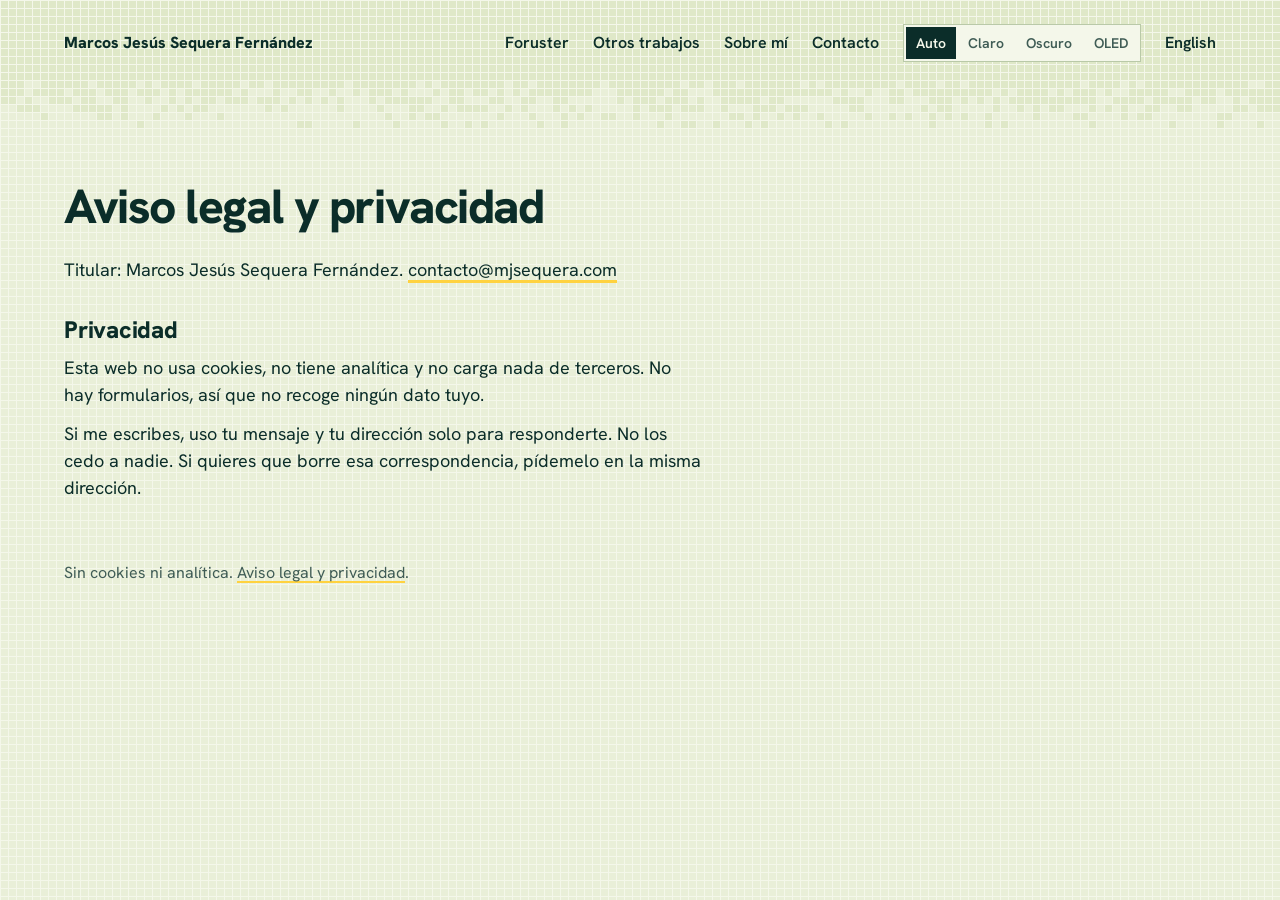
<file: legal/index.html>
<!DOCTYPE html>
<html lang="es">
<head>
<meta charset="utf-8">
<meta http-equiv="Content-Security-Policy" content="default-src 'none'; script-src 'self'; style-src 'self'; img-src 'self'; font-src 'self'; base-uri 'none'; form-action 'none'">
<meta name="referrer" content="no-referrer">
<meta name="viewport" content="width=device-width, initial-scale=1">
<script src="/tema.js?h=c7b3dafd8386d77a4b92"></script>
<script src="/vivo.js?h=caf0a452a438f460396f" defer></script>
<title>Aviso legal y privacidad | Marcos Jesús Sequera Fernández</title>
<meta name="description" content="Quién es el titular de mjsequera.com y qué hace este sitio con tus datos: nada, porque no los recoge.">
<meta name="color-scheme" content="light dark">
<meta name="theme-color" content="#f4f7ea" media="(prefers-color-scheme: light)">
<meta name="theme-color" content="#0b2f2b" media="(prefers-color-scheme: dark)">
<link rel="canonical" href="https://mjsequera.com/legal/">
<link rel="alternate" hreflang="en" href="https://mjsequera.com/en/legal/">
<link rel="alternate" hreflang="es" href="https://mjsequera.com/legal/">
<link rel="alternate" hreflang="x-default" href="https://mjsequera.com/legal/">
<meta property="og:type" content="website">
<meta property="og:site_name" content="Marcos Jesús Sequera Fernández">
<meta property="og:title" content="Aviso legal y privacidad">
<meta property="og:description" content="Quién es el titular de mjsequera.com y qué hace este sitio con tus datos: nada, porque no los recoge.">
<meta property="og:url" content="https://mjsequera.com/legal/">
<meta property="og:locale" content="es_ES">
<meta property="og:image" content="https://mjsequera.com/og.png">
<meta property="og:image:width" content="1200">
<meta property="og:image:height" content="630">
<meta property="og:image:alt" content="Marcos Jesús Sequera Fernández, ingeniero informático: seguridad informática, software a medida y webs para negocios.">
<meta name="twitter:card" content="summary_large_image">
<meta name="twitter:title" content="Aviso legal y privacidad">
<meta name="twitter:description" content="Quién es el titular de mjsequera.com y qué hace este sitio con tus datos: nada, porque no los recoge.">
<meta name="twitter:image" content="https://mjsequera.com/og.png">
<meta name="twitter:image:alt" content="Marcos Jesús Sequera Fernández, ingeniero informático: seguridad informática, software a medida y webs para negocios.">
<link rel="preload" href="/fonts/hankengrotesk-latin.e9201eddf1.woff2" as="font" type="font/woff2" crossorigin>
<link rel="stylesheet" href="/style.css?h=68d2a3bb7885b6bc3dc3">
<link rel="icon" href="/favicon.svg" type="image/svg+xml">

</head>
<body>
<a class="saltar" href="#contenido">Saltar al contenido</a>
<header class="cabecera">
  <a class="marca" href="/">Marcos Jesús Sequera Fernández</a>
  <nav class="nav" aria-label="Secciones">
    <ul>
      <li><a href="/#foruster">Foruster</a></li>
      <li><a href="/#otros">Otros trabajos</a></li>
      <li><a href="/#sobre-mi">Sobre mí</a></li>
      <li><a href="/#contacto">Contacto</a></li>
    </ul>
  </nav><div class="tema" role="group" aria-label="Tema" hidden>
  <button type="button" value="auto">Auto</button>
  <button type="button" value="claro">Claro</button>
  <button type="button" value="oscuro">Oscuro</button>
  <button type="button" value="oled">OLED</button>
</div>

  <a class="idioma" href="/en/legal/" hreflang="en" lang="en" aria-label="Read this page in English">English</a>
</header>
<main id="contenido" tabindex="-1">

<article class="documento">
<h1>Aviso legal y privacidad</h1>
<p>Titular: Marcos Jesús Sequera Fernández. <a href="mailto:contacto@mjsequera.com">contacto@mjsequera.com</a></p>
<h2 id="Privacidad">Privacidad</h2>
<p>Esta web no usa cookies, no tiene analítica y no carga nada de terceros. No hay formularios, así que no recoge ningún dato tuyo.</p>
<p>Si me escribes, uso tu mensaje y tu dirección solo para responderte. No los cedo a nadie. Si quieres que borre esa correspondencia, pídemelo en la misma dirección.</p>

</article>

</main>
<footer class="pie"><div class="tema" role="group" aria-label="Tema" hidden>
  <button type="button" value="auto">Auto</button>
  <button type="button" value="claro">Claro</button>
  <button type="button" value="oscuro">Oscuro</button>
  <button type="button" value="oled">OLED</button>
</div>

  <p>Sin cookies ni analítica. <a href="/legal/">Aviso legal y privacidad</a>.</p>
</footer>
</body>
</html>
</file>
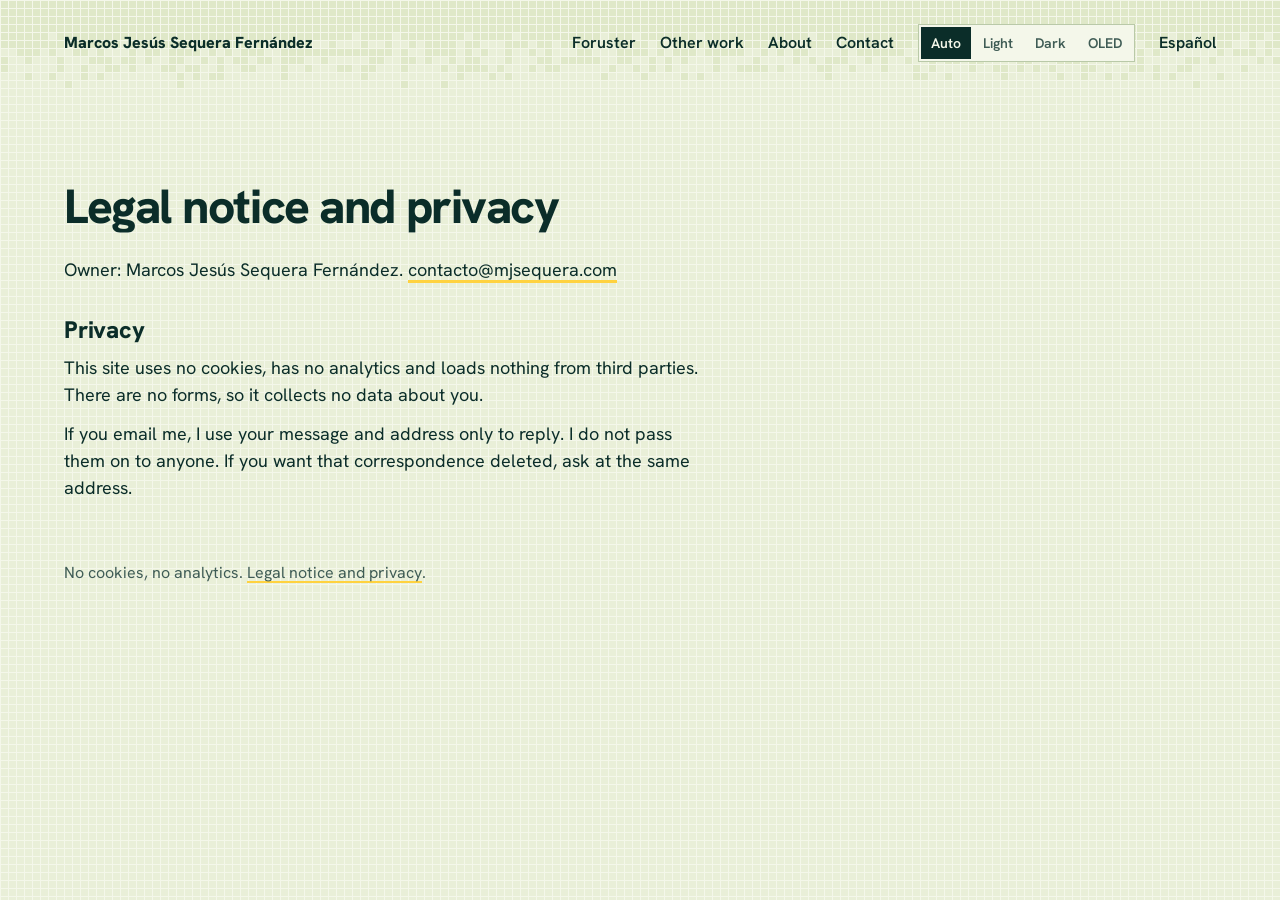
<file: en/legal/index.html>
<!DOCTYPE html>
<html lang="en">
<head>
<meta charset="utf-8">
<meta http-equiv="Content-Security-Policy" content="default-src 'none'; script-src 'self'; style-src 'self'; img-src 'self'; font-src 'self'; base-uri 'none'; form-action 'none'">
<meta name="referrer" content="no-referrer">
<meta name="viewport" content="width=device-width, initial-scale=1">
<script src="/tema.js?h=c7b3dafd8386d77a4b92"></script>
<script src="/vivo.js?h=caf0a452a438f460396f" defer></script>
<title>Legal notice and privacy | Marcos Jesús Sequera Fernández</title>
<meta name="description" content="Who runs mjsequera.com and what this site does with your data: nothing, because it collects none.">
<meta name="color-scheme" content="light dark">
<meta name="theme-color" content="#f4f7ea" media="(prefers-color-scheme: light)">
<meta name="theme-color" content="#0b2f2b" media="(prefers-color-scheme: dark)">
<link rel="canonical" href="https://mjsequera.com/en/legal/">
<link rel="alternate" hreflang="en" href="https://mjsequera.com/en/legal/">
<link rel="alternate" hreflang="es" href="https://mjsequera.com/legal/">
<link rel="alternate" hreflang="x-default" href="https://mjsequera.com/legal/">
<meta property="og:type" content="website">
<meta property="og:site_name" content="Marcos Jesús Sequera Fernández">
<meta property="og:title" content="Legal notice and privacy">
<meta property="og:description" content="Who runs mjsequera.com and what this site does with your data: nothing, because it collects none.">
<meta property="og:url" content="https://mjsequera.com/en/legal/">
<meta property="og:locale" content="en_GB">
<meta property="og:image" content="https://mjsequera.com/og.png">
<meta property="og:image:width" content="1200">
<meta property="og:image:height" content="630">
<meta property="og:image:alt" content="Marcos Jesús Sequera Fernández, software engineer: IT security, custom software and websites for businesses.">
<meta name="twitter:card" content="summary_large_image">
<meta name="twitter:title" content="Legal notice and privacy">
<meta name="twitter:description" content="Who runs mjsequera.com and what this site does with your data: nothing, because it collects none.">
<meta name="twitter:image" content="https://mjsequera.com/og.png">
<meta name="twitter:image:alt" content="Marcos Jesús Sequera Fernández, software engineer: IT security, custom software and websites for businesses.">
<link rel="preload" href="/fonts/hankengrotesk-latin.e9201eddf1.woff2" as="font" type="font/woff2" crossorigin>
<link rel="stylesheet" href="/style.css?h=68d2a3bb7885b6bc3dc3">
<link rel="icon" href="/favicon.svg" type="image/svg+xml">

</head>
<body>
<a class="saltar" href="#contenido">Skip to content</a>
<header class="cabecera">
  <a class="marca" href="/en/">Marcos Jesús Sequera Fernández</a>
  <nav class="nav" aria-label="Sections">
    <ul>
      <li><a href="/en/#foruster">Foruster</a></li>
      <li><a href="/en/#otros">Other work</a></li>
      <li><a href="/en/#sobre-mi">About</a></li>
      <li><a href="/en/#contacto">Contact</a></li>
    </ul>
  </nav><div class="tema" role="group" aria-label="Theme" hidden>
  <button type="button" value="auto">Auto</button>
  <button type="button" value="claro">Light</button>
  <button type="button" value="oscuro">Dark</button>
  <button type="button" value="oled">OLED</button>
</div>

  <a class="idioma" href="/legal/" hreflang="es" lang="es" aria-label="Leer esta página en español">Español</a>
</header>
<main id="contenido" tabindex="-1">

<article class="documento">
<h1>Legal notice and privacy</h1>
<p>Owner: Marcos Jesús Sequera Fernández. <a href="mailto:contacto@mjsequera.com">contacto@mjsequera.com</a></p>
<h2 id="Privacy">Privacy</h2>
<p>This site uses no cookies, has no analytics and loads nothing from third parties. There are no forms, so it collects no data about you.</p>
<p>If you email me, I use your message and address only to reply. I do not pass them on to anyone. If you want that correspondence deleted, ask at the same address.</p>

</article>

</main>
<footer class="pie"><div class="tema" role="group" aria-label="Theme" hidden>
  <button type="button" value="auto">Auto</button>
  <button type="button" value="claro">Light</button>
  <button type="button" value="oscuro">Dark</button>
  <button type="button" value="oled">OLED</button>
</div>

  <p>No cookies, no analytics. <a href="/en/legal/">Legal notice and privacy</a>.</p>
</footer>
</body>
</html>
</file>
<file: style.css>
@font-face{font-family:"Hanken Grotesk";font-style:normal;font-weight:100 900;font-display:swap;src:url("/fonts/hankengrotesk-latin.e9201eddf1.woff2") format("woff2");unicode-range:U+0000-00FF,U+0131,U+0152-0153,U+02BB-02BC,U+02C6,U+02DA,U+02DC,U+0304,U+0308,U+0329,U+2000-206F,U+20AC,U+2122,U+2191,U+2193,U+2212,U+2215,U+FEFF,U+FFFD}:root{--ver-claro: block;--ver-oscuro: none;color-scheme:light;--fondo: #f4f7ea;--sector: #e9efd8;--leido: #dfe8c8;--tinta: #0b2d29;--tenue: #3f5c55;--losa: #0e3b36;--sobrelosa: #f1f6e2;--acento: #ffd23f;--sobreacento: #1a1604;--error: #c2361b;--cabezal: #a87b00;--superficie: #e6edd2;--borde: #b9c9a8}@media (prefers-color-scheme: dark){:root:not([data-tema]){--ver-claro: none;--ver-oscuro: block;color-scheme:dark;--fondo: #0b2f2b;--sector: #103a35;--leido: #16473f;--tinta: #eef4e2;--tenue: #a9c4b8;--losa: #e6f0c4;--sobrelosa: #0a2a26;--acento: #ffd23f;--sobreacento: #1a1604;--error: #ff6b4a;--cabezal: #ffd23f;--superficie: #12413b;--borde: #2b5d55}}:root[data-tema=oscuro]{--ver-claro: none;--ver-oscuro: block;color-scheme:dark;--fondo: #0b2f2b;--sector: #103a35;--leido: #16473f;--tinta: #eef4e2;--tenue: #a9c4b8;--losa: #e6f0c4;--sobrelosa: #0a2a26;--acento: #ffd23f;--sobreacento: #1a1604;--error: #ff6b4a;--cabezal: #ffd23f;--superficie: #12413b;--borde: #2b5d55}:root[data-tema=oled]{--ver-claro: none;--ver-oscuro: block;color-scheme:dark;--fondo: #000000;--sector: #07130f;--leido: #0d211c;--tinta: #e7eedb;--tenue: #9db5aa;--losa: #dce9b6;--sobrelosa: #000000;--acento: #f5cb34;--sobreacento: #000000;--error: #ff6b4a;--cabezal: #f5cb34;--superficie: #0a1a16;--borde: #1f3a33}:root{--s: 8px}*,*::before,*::after{box-sizing:border-box}html{-webkit-text-size-adjust:100%;text-size-adjust:100%;background-color:var(--sector);background-image:linear-gradient(90deg, var(--fondo) 1px, rgba(0,0,0,0) 1px),linear-gradient(var(--fondo) 1px, rgba(0,0,0,0) 1px);background-size:var(--s) var(--s);scrollbar-color:var(--borde) var(--fondo)}body{margin:0;padding:0 clamp(1rem,5vw,4.5rem);color:var(--tinta);font-family:"Hanken Grotesk",system-ui,sans-serif;font-size:1.125rem;line-height:1.5;font-kerning:normal;font-variant-numeric:tabular-nums}::selection{background:var(--acento);color:var(--sobreacento)}.cabecera,main,.pie{max-width:82rem;margin-inline:auto}img{display:block;max-width:100%;height:auto}a{color:var(--tinta);text-decoration-line:underline;text-decoration-color:var(--acento);text-decoration-thickness:.14em;text-underline-offset:.2em;transition:text-decoration-thickness 120ms ease-out}a:hover{text-decoration-thickness:.24em}a:focus-visible,button:focus-visible{background:var(--acento);color:var(--sobreacento);text-decoration-color:var(--sobreacento);box-shadow:0 0 0 .2em var(--acento);outline:2px solid var(--tinta);outline-offset:.2em}main:focus{outline:none}@media (prefers-reduced-motion: reduce){*,*::before,*::after{transition:none !important;animation:none !important}}.saltar{position:absolute;left:1rem;top:-10rem;z-index:5;padding:.5rem .75rem;font-size:1rem}.saltar:focus-visible{top:1rem}h1,h2,h3{margin:0;color:var(--tinta);font-weight:800;text-wrap:balance}h2{margin-bottom:clamp(2.25rem,4vw,3rem);font-size:clamp(2.25rem,1.2rem + 4vw,5.25rem);line-height:.95;letter-spacing:-.035em}h3{margin-bottom:.75rem;font-size:1.5rem;line-height:1.2;letter-spacing:-.015em}p,ul,ol,dl{margin:0 0 .75rem}li{margin-bottom:.375rem}[id]{scroll-margin-top:1.5rem}.vh{position:absolute;width:1px;height:1px;overflow:hidden;clip-path:inset(50%);white-space:nowrap}.cabecera{position:relative;z-index:2;display:flex;flex-wrap:wrap;align-items:center;justify-content:flex-end;gap:.75rem 1.5rem;padding-block:1.5rem;font-size:1rem;font-weight:600}.marca{margin-right:auto;color:var(--tinta);font-weight:800;text-decoration:none}.nav{order:3;flex-basis:100%}@media (min-width: 40em){.nav{order:0;flex-basis:auto}}.nav ul{display:flex;flex-wrap:wrap;gap:.25rem 1.5rem;margin:0;padding:0;list-style:none}.nav li{margin:0}.nav a,.idioma{color:var(--tinta);text-decoration-color:rgba(0,0,0,0)}.nav a:hover,.idioma:hover{text-decoration-color:var(--acento)}.nav a[aria-current]{text-decoration-color:var(--acento);text-decoration-thickness:.24em}.cabecera .tema{display:none}@media (min-width: 40em){.cabecera .tema:not([hidden]){display:inline-flex}.pie .tema{display:none}}.pie .tema{margin-bottom:1.125rem}.tema{display:inline-flex;gap:2px;padding:2px;background:var(--fondo);border:1px solid var(--borde)}.tema[hidden]{display:none}.tema button{min-height:2rem;padding:0 .625rem;border:0;background:none;color:var(--tenue);font:inherit;font-size:.875rem;font-weight:600;cursor:pointer}.tema button:hover{color:var(--tinta)}.tema button[aria-pressed=true]{background:var(--tinta);color:var(--fondo)}.portada{display:flex;flex-direction:column;justify-content:space-between;gap:3rem;min-height:calc(100svh - 5.5rem);padding-block:clamp(1.5rem,6vh,4.5rem) 4.5rem;touch-action:manipulation;-webkit-tap-highlight-color:rgba(0,0,0,0)}.nombre{font-size:clamp(4.125rem,.5rem + 10.4vw,10rem);line-height:.92;letter-spacing:-.04em}.nombre>span{display:block}.con-disco .nombre{color:rgba(0,0,0,0)}.portada-pie{display:grid;gap:1.5rem 3rem;align-items:end}.entrada{max-width:32rem;margin:0;font-size:clamp(1.3125rem,1.1rem + .8vw,1.5rem);line-height:1.375}@media (min-width: 56em){.portada-pie{grid-template-columns:minmax(0, 1fr) auto}}.acciones{display:flex;flex-wrap:wrap;align-items:center;gap:1rem 1.5rem;margin:0}.boton{display:inline-block;padding:1rem 2rem;background:var(--acento);color:var(--sobreacento);font-size:1.125rem;font-weight:800;text-decoration:none}.boton{box-shadow:.375rem .375rem 0 var(--tinta);transition:translate 80ms steps(2),box-shadow 80ms steps(2)}.boton:hover{translate:-.125rem -.125rem;box-shadow:.5rem .5rem 0 var(--tinta)}.boton:active{translate:.375rem .375rem;box-shadow:0 0 0 var(--tinta)}.estado{display:inline-flex;align-items:center;gap:.625rem;font-size:1rem;font-weight:600}.estado::before{content:"";width:.75rem;height:.75rem;background:var(--acento);animation:piloto 1.6s steps(2, jump-none) infinite}@keyframes piloto{50%{background:var(--leido)}}.disco{position:absolute;left:0;top:0;z-index:0;pointer-events:none}.cabecera,.portada>*{position:relative;z-index:1}.campo{position:fixed;left:0;top:0;z-index:-1;pointer-events:none}.con-mira,.con-mira *{cursor:none !important}.mira{--c: var(--cabezal);--l: 0.5rem;position:fixed;left:0;top:0;z-index:60;pointer-events:none;opacity:0;background:linear-gradient(var(--c), var(--c)) left top/var(--l) 2px,linear-gradient(var(--c), var(--c)) left top/2px var(--l),linear-gradient(var(--c), var(--c)) right top/var(--l) 2px,linear-gradient(var(--c), var(--c)) right top/2px var(--l),linear-gradient(var(--c), var(--c)) left bottom/var(--l) 2px,linear-gradient(var(--c), var(--c)) left bottom/2px var(--l),linear-gradient(var(--c), var(--c)) right bottom/var(--l) 2px,linear-gradient(var(--c), var(--c)) right bottom/2px var(--l);background-repeat:no-repeat;filter:drop-shadow(1px 1px 0 var(--fondo)) drop-shadow(-1px -1px 0 var(--fondo));transition:width 90ms steps(3),height 90ms steps(3),opacity 120ms}.mira::after{content:"";position:absolute;inset:33.4%;background:var(--c)}.mira.vista{opacity:1}.mira.fijada{--l: 0.75rem}.mira.fijada::after{display:none}.mira.pulsa{scale:.88}@media (prefers-reduced-motion: reduce){.mira{transition:none}}.revela>:is(h1,h2,h3){clip-path:inset(0 100% 0 0)}.revela.leida>:is(h1,h2,h3){clip-path:inset(0 0 0 0);transition:clip-path 520ms steps(10, end)}.revela>.aptitudes li{opacity:0;translate:0 .375rem}.revela.leida>.aptitudes li{opacity:1;translate:0 0;transition:opacity 160ms steps(2) calc(var(--n, 0)*45ms),translate 160ms steps(2) calc(var(--n, 0)*45ms)}.marcador{position:fixed;right:max(.75rem,env(safe-area-inset-right));bottom:max(.75rem,env(safe-area-inset-bottom));z-index:3;display:flex;align-items:center;gap:.75rem;padding:.5rem .75rem;background:var(--fondo);border:1px solid var(--borde);font-size:.875rem;font-weight:600;line-height:1.2;transition:opacity 300ms ease-out,translate 300ms cubic-bezier(.2, .7, .2, 1)}.marcador[hidden]{display:none}.marcador.oculto{opacity:0;translate:0 .75rem}.marcador-zona{min-width:7.5em}.marcador-barra{display:flex;gap:3px;width:13.5rem;height:14px}.tramo{position:relative;flex:1 1 0;min-width:6px;background-color:var(--sector);background-image:linear-gradient(90deg, var(--fondo) 1px, rgba(0,0,0,0) 1px);background-size:6px 100%}.tramo::after{content:"";position:absolute;inset:0 auto 0 0;width:calc(var(--lleno, 0)*100%);background-color:var(--acento);background-image:linear-gradient(90deg, var(--fondo) 1px, rgba(0,0,0,0) 1px);background-size:6px 100%}.tramo.actual::before{content:"";position:absolute;left:0;right:0;top:-6px;height:3px;background:var(--tinta)}.tramo:hover{outline:2px solid var(--tinta);outline-offset:1px}.marcador-cifra{min-width:6.5em;text-align:right}@media (max-width: 30em){.marcador-zona,.marcador-leido{display:none}.marcador-barra{width:11rem}.marcador-cifra{min-width:0}}main>section{padding-top:clamp(4.5rem,10vw,9rem)}.proyecto-cabeza{display:grid;gap:1.5rem 4.5rem;margin-bottom:clamp(2.25rem,5vw,4.5rem)}.proyecto-cabeza h2{margin:0;font-size:clamp(3.5rem,1rem + 9vw,9rem);line-height:.88;letter-spacing:-.045em}@media (min-width: 56em){.proyecto-cabeza{grid-template-columns:minmax(0, 1fr) minmax(0, 1fr);align-items:end}}.proyecto-resumen p,.otro-texto p{max-width:34rem}.meta{margin-bottom:.75rem;color:var(--tenue);font-size:1rem;font-weight:600}.enlaces{display:flex;flex-wrap:wrap;gap:.375rem 1.5rem;font-weight:600}.nota{color:var(--tenue);font-size:.875rem}.solo-oscuro{display:var(--ver-oscuro)}.solo-claro{display:var(--ver-claro)}.escena{position:relative;margin:0}.ventana{background:var(--fondo);border:2px solid var(--tinta)}.ventana-barra{display:flex;align-items:center;gap:.75rem;padding:.5rem .875rem;background:var(--tinta);color:var(--fondo);font-size:.875rem;font-weight:600;line-height:1.5}.ventana-app{display:inline-flex;align-items:center;gap:.5rem;font-weight:800}.ventana-app::before{content:"";width:.625rem;height:.625rem;background:var(--acento)}.ventana-paso{margin-left:auto}.pantallas{display:grid}.pantalla{position:relative;grid-area:1/1;overflow:hidden}.pantalla img{width:100%}.vivo .pantalla{visibility:hidden}.vivo .pantalla.activa{visibility:visible}.lectura{position:absolute;inset:0;width:100%;height:100%;pointer-events:none}.pasos{position:relative;margin:0;padding:0 0 0 3.25rem;list-style:none;counter-reset:paso}.pasos::before,.pasos::after{content:"";position:absolute;left:.875rem;top:1.5rem;width:8px;background-image:linear-gradient(var(--fondo) 2px, rgba(0,0,0,0) 2px);background-size:100% 8px}.pasos::before{bottom:1.5rem;background-color:var(--leido)}.pasos::after{height:calc((100% - 3rem)*var(--progreso, 0));background-color:var(--acento)}.paso{position:relative;margin:0;padding-block:1.125rem;max-width:30rem;counter-increment:paso}.paso h3{margin:0 0 .375rem;font-size:clamp(1.5rem,1.2rem + 1vw,2.25rem);line-height:1.1;letter-spacing:-.02em}.paso p{margin:0;font-size:clamp(1.0625rem,1rem + .35vw,1.3125rem);line-height:1.45}.paso::before{content:counter(paso);position:absolute;z-index:1;left:-3.25rem;top:1.25rem;display:grid;place-items:center;width:2.25rem;height:2.25rem;background:var(--fondo);border:2px solid var(--tenue);color:var(--tenue);font-size:1rem;font-weight:800;transition:background-color 200ms ease-out,border-color 200ms ease-out,color 200ms ease-out}.vivo .paso{display:flex;flex-direction:column;justify-content:center;min-height:62vh}.vivo .paso h3,.vivo .paso p{color:var(--tenue);transition:color 200ms ease-out}.vivo .paso::before{top:calc(50% - 1.125rem - .5625rem)}.vivo .paso:first-child{min-height:45vh}.vivo .paso.activo h3,.vivo .paso.activo p{color:var(--tinta)}.vivo .paso.activo::before{background:var(--acento);border-color:var(--acento);color:var(--sobreacento)}@media (max-width: 55.99em){.recorrido{display:flex;flex-direction:column}.escena{order:-1;margin-bottom:1.5rem}.vivo .escena{position:sticky;top:0;z-index:2;margin-inline:calc(-1 * clamp(1rem,5vw,4.5rem));padding:.75rem clamp(1rem,5vw,4.5rem);background:var(--fondo)}.vivo .paso{min-height:52vh}}@media (min-width: 56em){.recorrido{display:grid;grid-template-columns:minmax(0, .45fr) minmax(0, 1fr);column-gap:clamp(2.25rem,4vw,4.5rem);align-items:start}.vivo .escena{position:sticky;top:max(1.5rem,50vh - 19rem)}}.datos{display:grid;gap:.75rem 3rem;margin:clamp(2.25rem,5vw,4.5rem) 0 0;padding:0;font-size:1.0625rem;line-height:1.5;list-style:none}.datos li{position:relative;margin:0;padding-left:1.5rem}.datos li::before{content:"";position:absolute;left:.125rem;top:.5em;width:.625rem;height:.625rem;background:var(--tinta)}.datos .limite{color:var(--tenue)}.datos .limite::before{background:var(--error)}@media (min-width: 56em){.datos{grid-template-columns:repeat(3, minmax(0, 1fr))}.datos .limite{grid-column:1/-1}}.otro{display:grid;gap:1.125rem 2.25rem;max-width:58rem}.otro+.otro{margin-top:3rem}.otro h3{margin:0 0 .375rem;font-size:clamp(1.5rem,1.2rem + 1vw,2.25rem);line-height:1.1}.otro p{margin:0 0 .75rem}.otro .meta{margin-bottom:.5rem}.otro-captura{position:relative;align-self:start;margin:0;border:2px solid var(--tinta)}.otro-captura img{width:100%}@media (min-width: 56em){.otro{grid-template-columns:22rem minmax(0, 1fr)}.otro-texto{grid-column:2}}.sobre{display:grid;gap:1.5rem 4.5rem}.sobre-texto{max-width:30rem;font-size:clamp(1.3125rem,1.15rem + .6vw,1.5rem);line-height:1.375}.hechos{margin:0}.hechos dt{color:var(--tenue);font-size:1rem;font-weight:600}.hechos dd{margin:0 0 1.5rem}.aptitudes{display:flex;flex-wrap:wrap;gap:.5rem;margin:.375rem 0 0;padding:0;list-style:none}.aptitudes li{margin:0;padding:.25rem .75rem;background:var(--fondo);border:1px solid var(--borde);font-size:.9375rem}@media (min-width: 56em){.sobre{grid-template-columns:minmax(0, 1fr) minmax(0, 1.25fr);align-items:start}.sobre-texto{position:sticky;top:1.5rem}.hechos{display:grid;grid-template-columns:8.25rem minmax(0, 1fr);column-gap:1.5rem}.hechos dt{padding-top:.125rem}}main>.contacto{margin-top:clamp(4.5rem,9vw,7.5rem);padding:clamp(2.25rem,6vw,4.5rem) clamp(1.25rem,5vw,4.5rem);background:var(--losa);color:var(--sobrelosa)}main>.contacto h2{margin-bottom:1.125rem;color:var(--sobrelosa)}main>.contacto a{color:var(--sobrelosa);text-decoration-color:currentColor}main>.contacto a:focus-visible{background:var(--sobrelosa);color:var(--losa);box-shadow:0 0 0 .2em var(--sobrelosa);outline:none}main>.contacto>p:first-of-type{max-width:30rem;font-size:1.3125rem;line-height:1.43}.correo{margin-block:1.5rem 1.125rem;font-size:clamp(1.5rem,.2rem + 5.4vw,5.25rem);font-weight:800;letter-spacing:-.035em;line-height:1.05;overflow-wrap:anywhere}.vivo-contacto{position:relative}.vivo-contacto::after{content:"";position:absolute;inset:0;background-color:var(--sector);background-image:linear-gradient(90deg, var(--fondo) 1px, rgba(0,0,0,0) 1px),linear-gradient(var(--fondo) 1px, rgba(0,0,0,0) 1px);background-size:var(--s) var(--s);pointer-events:none}.vivo-contacto.leida::after{clip-path:inset(100% 0 0 0);transition:clip-path 900ms steps(18, jump-end)}.documento,.error{max-width:40rem;padding-top:clamp(3rem,8vw,6rem)}.documento h1,.error h1{margin-bottom:1.5rem;font-size:clamp(2.25rem,1.5rem + 2.5vw,3rem);line-height:1.05;letter-spacing:-.03em}.documento h2,.error h2{margin:2.25rem 0 .75rem;font-size:1.5rem;letter-spacing:-.01em}.error section+section{margin-top:3rem}.pie{margin-top:clamp(.75rem,2vw,1.5rem);padding-block:2.25rem 5.25rem;color:var(--tenue);font-size:1rem}.pie p{margin-bottom:.375rem}.pie a{color:var(--tenue)}
</file>
